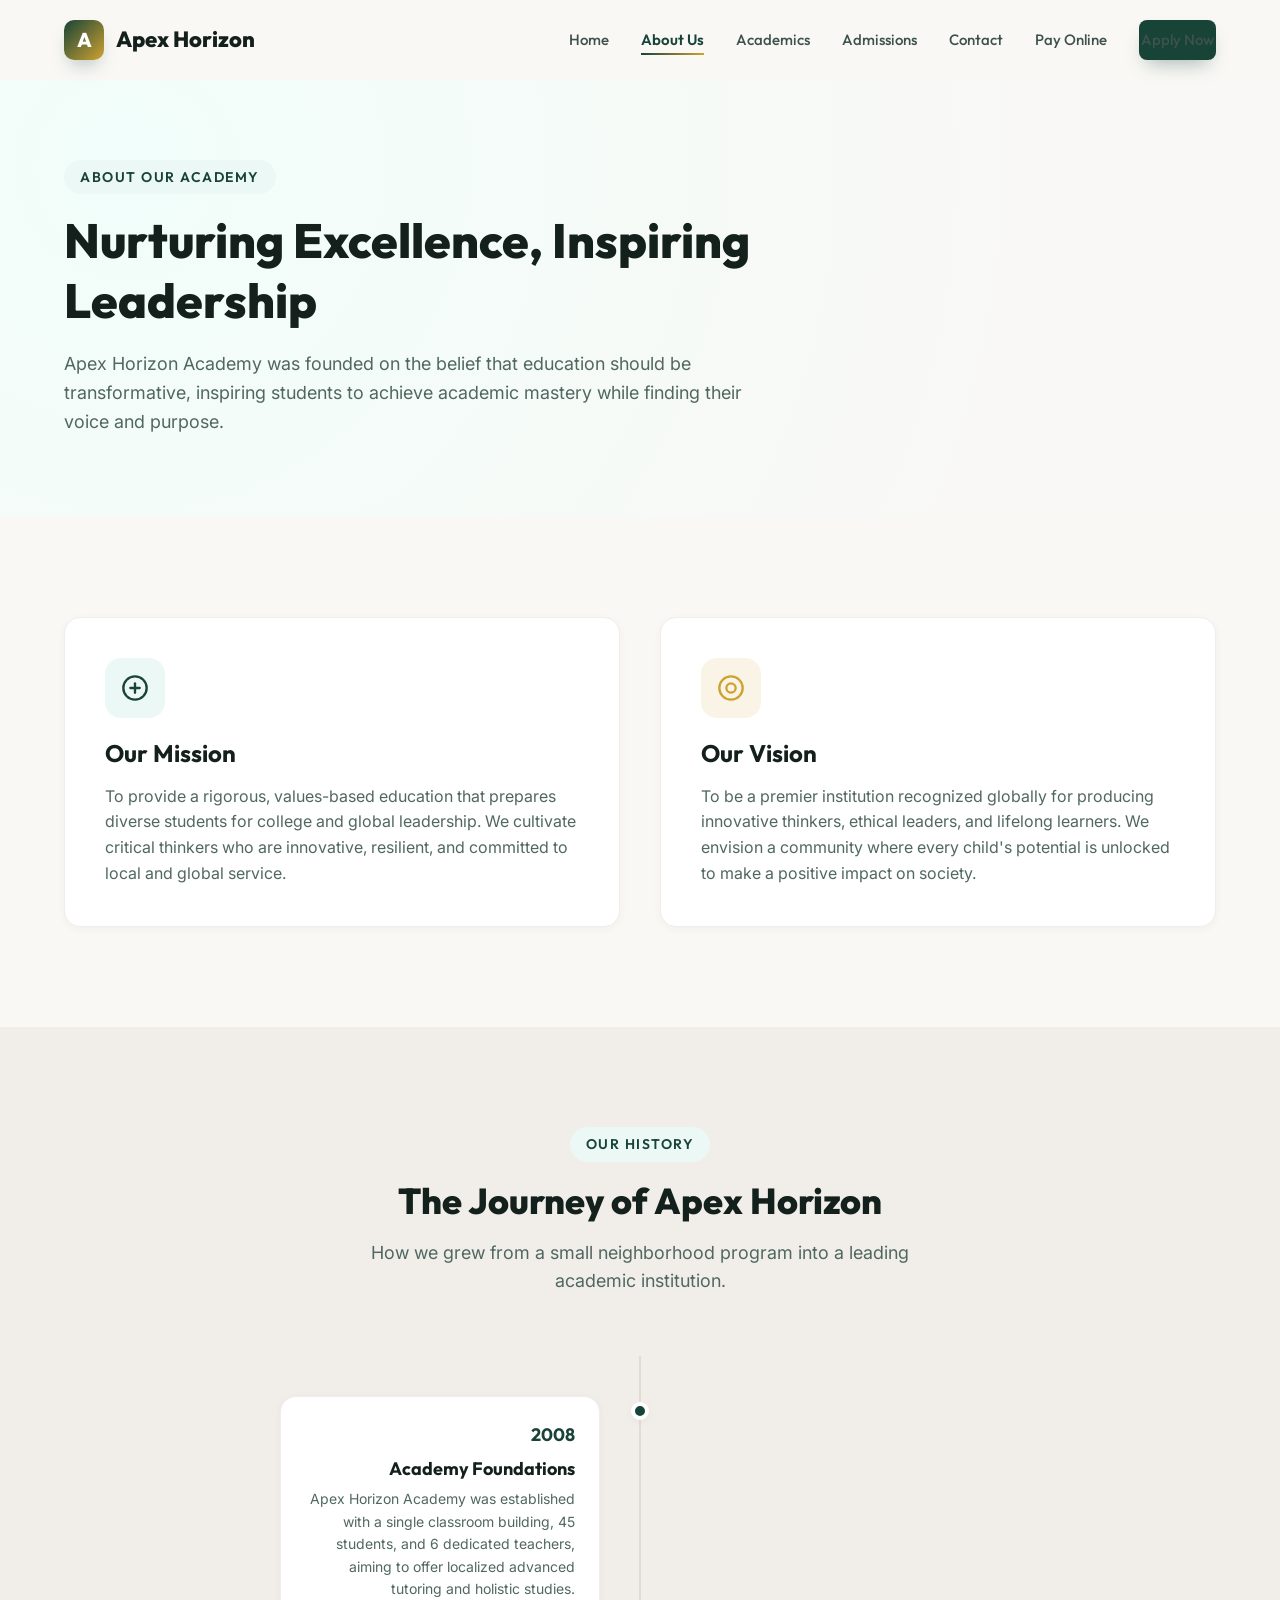
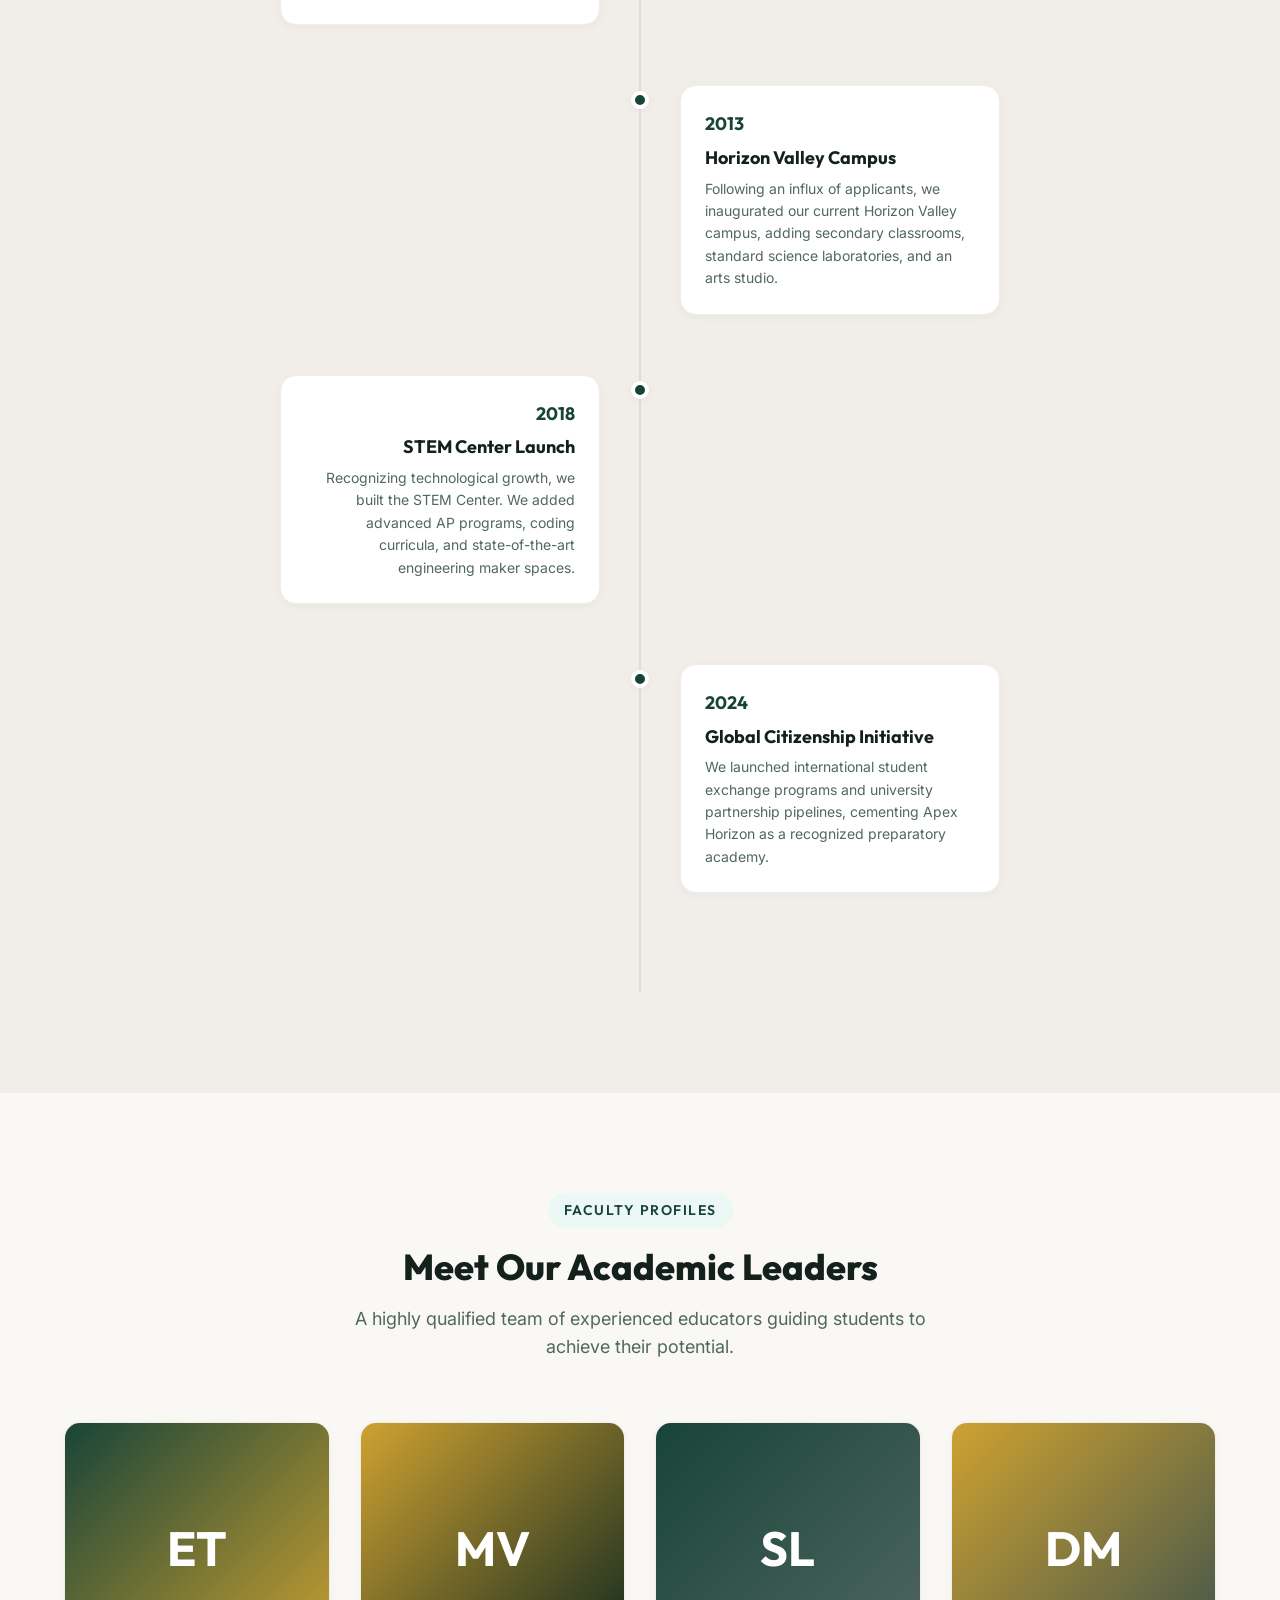
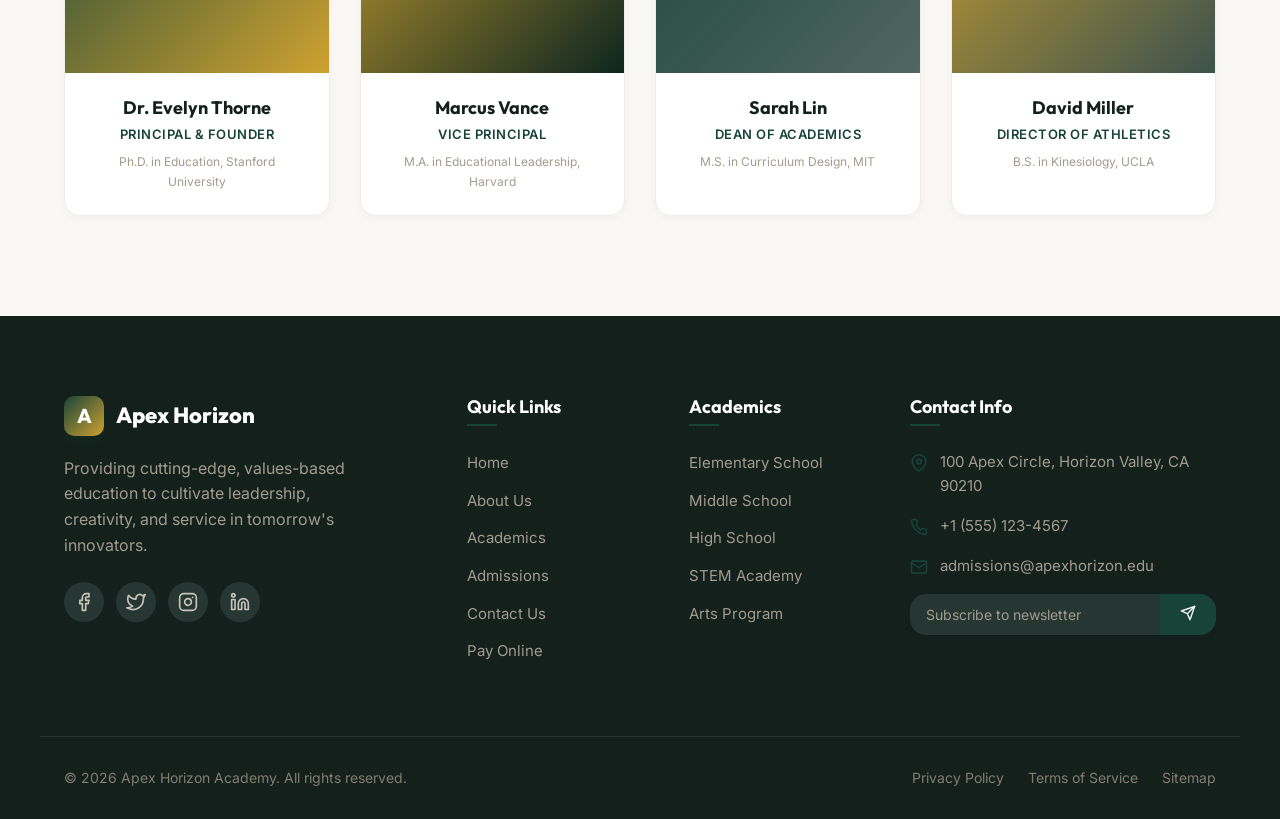
<file: about.html>
<!DOCTYPE html>
<html lang="en">
<head>
  <meta charset="UTF-8">
  <meta name="viewport" content="width=device-width, initial-scale=1.0">
  <title>About Us | Apex Horizon Academy</title>
  <meta name="description" content="Discover the history, mission, vision, and leadership of Apex Horizon Academy. Nurturing excellence and integrity since 2008.">
  <link rel="stylesheet" href="style.css">
  <script defer src="main.js"></script>
</head>
<body>

  <!-- Header Navigation -->
  <header>
    <div class="container header-container">
      <a href="index.html" class="logo" id="header-logo-link">
        <div class="logo-icon">A</div>
        <span>Apex Horizon</span>
      </a>
      
      <button class="mobile-toggle" aria-label="Toggle Navigation" id="nav-toggle-btn">
        <span></span>
        <span></span>
        <span></span>
      </button>

      <ul class="nav-links" id="navigation-menu">
        <li><a href="index.html" id="nav-home">Home</a></li>
        <li><a href="about.html" class="active" id="nav-about">About Us</a></li>
        <li><a href="academics.html" id="nav-academics">Academics</a></li>
        <li><a href="admissions.html" id="nav-admissions">Admissions</a></li>
        <li><a href="contact.html" id="nav-contact">Contact</a></li>
        <li><a href="pay.html" id="nav-pay">Pay Online</a></li>
        <li><a href="admissions.html" class="btn btn-primary btn-sm" id="nav-apply-btn">Apply Now</a></li>
      </ul>
    </div>
  </header>

  <main style="padding-top: var(--header-height);">
    <!-- Sub-Hero Section -->
    <section class="section" style="background: radial-gradient(circle at 10% 20%, hsl(var(--primary-hue), 82%, 97%) 0%, var(--slate-50) 80%); padding: 80px 0;">
      <div class="container">
        <div class="fade-in" style="max-width: 700px;">
          <span class="section-tag">About Our Academy</span>
          <h1 class="section-title" style="font-size: 48px; margin-bottom: 20px;">Nurturing Excellence, Inspiring Leadership</h1>
          <p class="section-subtitle" style="font-size: 18px;">Apex Horizon Academy was founded on the belief that education should be transformative, inspiring students to achieve academic mastery while finding their voice and purpose.</p>
        </div>
      </div>
    </section>

    <!-- Mission & Vision Section -->
    <section class="section">
      <div class="container grid-2">
        <div class="card fade-in" style="background-color: var(--white);">
          <div class="pillar-icon" style="background-color: var(--primary-light); color: var(--primary); margin-bottom: 20px;">
            <svg xmlns="http://www.w3.org/2000/svg" width="28" height="28" viewBox="0 0 24 24" fill="none" stroke="currentColor" stroke-width="2" stroke-linecap="round" stroke-linejoin="round"><path d="M12 22c5.523 0 10-4.477 10-10S17.523 2 12 2 2 6.477 2 12s4.477 10 10 10z"/><path d="M12 8v8"/><path d="M8 12h8"/></svg>
          </div>
          <h2 class="pillar-title" style="font-size: 24px;">Our Mission</h2>
          <p style="color: var(--slate-600);">To provide a rigorous, values-based education that prepares diverse students for college and global leadership. We cultivate critical thinkers who are innovative, resilient, and committed to local and global service.</p>
        </div>

        <div class="card fade-in delay-100" style="background-color: var(--white);">
          <div class="pillar-icon" style="background-color: var(--accent-light); color: var(--accent); margin-bottom: 20px;">
            <svg xmlns="http://www.w3.org/2000/svg" width="28" height="28" viewBox="0 0 24 24" fill="none" stroke="currentColor" stroke-width="2" stroke-linecap="round" stroke-linejoin="round"><circle cx="12" cy="12" r="10"/><path d="M12 8a4 4 0 1 0 0 8 4 4 0 0 0 0-8z"/></svg>
          </div>
          <h2 class="pillar-title" style="font-size: 24px;">Our Vision</h2>
          <p style="color: var(--slate-600);">To be a premier institution recognized globally for producing innovative thinkers, ethical leaders, and lifelong learners. We envision a community where every child's potential is unlocked to make a positive impact on society.</p>
        </div>
      </div>
    </section>

    <!-- History Timeline Section -->
    <section class="section" style="background-color: var(--slate-100);">
      <div class="container">
        <div class="section-header fade-in">
          <span class="section-tag">Our History</span>
          <h2 class="section-title">The Journey of Apex Horizon</h2>
          <p class="section-subtitle">How we grew from a small neighborhood program into a leading academic institution.</p>
        </div>

        <div class="timeline">
          <!-- Timeline Item 1 -->
          <div class="timeline-item fade-in">
            <div class="timeline-dot"></div>
            <div class="timeline-content">
              <div class="timeline-date">2008</div>
              <h3 class="timeline-title">Academy Foundations</h3>
              <p style="color: var(--slate-600); font-size: 14px;">Apex Horizon Academy was established with a single classroom building, 45 students, and 6 dedicated teachers, aiming to offer localized advanced tutoring and holistic studies.</p>
            </div>
          </div>

          <!-- Timeline Item 2 -->
          <div class="timeline-item fade-in">
            <div class="timeline-dot"></div>
            <div class="timeline-content">
              <div class="timeline-date">2013</div>
              <h3 class="timeline-title">Horizon Valley Campus</h3>
              <p style="color: var(--slate-600); font-size: 14px;">Following an influx of applicants, we inaugurated our current Horizon Valley campus, adding secondary classrooms, standard science laboratories, and an arts studio.</p>
            </div>
          </div>

          <!-- Timeline Item 3 -->
          <div class="timeline-item fade-in">
            <div class="timeline-dot"></div>
            <div class="timeline-content">
              <div class="timeline-date">2018</div>
              <h3 class="timeline-title">STEM Center Launch</h3>
              <p style="color: var(--slate-600); font-size: 14px;">Recognizing technological growth, we built the STEM Center. We added advanced AP programs, coding curricula, and state-of-the-art engineering maker spaces.</p>
            </div>
          </div>

          <!-- Timeline Item 4 -->
          <div class="timeline-item fade-in">
            <div class="timeline-dot"></div>
            <div class="timeline-content">
              <div class="timeline-date">2024</div>
              <h3 class="timeline-title">Global Citizenship Initiative</h3>
              <p style="color: var(--slate-600); font-size: 14px;">We launched international student exchange programs and university partnership pipelines, cementing Apex Horizon as a recognized preparatory academy.</p>
            </div>
          </div>
        </div>
      </div>
    </section>

    <!-- Leadership / Faculty Section -->
    <section class="section">
      <div class="container">
        <div class="section-header fade-in">
          <span class="section-tag">Faculty Profiles</span>
          <h2 class="section-title">Meet Our Academic Leaders</h2>
          <p class="section-subtitle">A highly qualified team of experienced educators guiding students to achieve their potential.</p>
        </div>

        <div class="faculty-grid">
          <!-- Leader 1 -->
          <div class="faculty-card fade-in">
            <div class="faculty-photo" style="background: linear-gradient(135deg, var(--primary), var(--accent)); display: flex; align-items: center; justify-content: center; color: var(--white); font-family: var(--font-title); font-size: 48px; font-weight: 700;">
              ET
            </div>
            <div class="faculty-info">
              <h3 class="faculty-name">Dr. Evelyn Thorne</h3>
              <div class="faculty-role">Principal & Founder</div>
              <div class="faculty-credentials">Ph.D. in Education, Stanford University</div>
            </div>
          </div>

          <!-- Leader 2 -->
          <div class="faculty-card fade-in delay-100">
            <div class="faculty-photo" style="background: linear-gradient(135deg, var(--accent), var(--primary-dark)); display: flex; align-items: center; justify-content: center; color: var(--white); font-family: var(--font-title); font-size: 48px; font-weight: 700;">
              MV
            </div>
            <div class="faculty-info">
              <h3 class="faculty-name">Marcus Vance</h3>
              <div class="faculty-role">Vice Principal</div>
              <div class="faculty-credentials">M.A. in Educational Leadership, Harvard</div>
            </div>
          </div>

          <!-- Leader 3 -->
          <div class="faculty-card fade-in delay-200">
            <div class="faculty-photo" style="background: linear-gradient(135deg, var(--primary), var(--slate-600)); display: flex; align-items: center; justify-content: center; color: var(--white); font-family: var(--font-title); font-size: 48px; font-weight: 700;">
              SL
            </div>
            <div class="faculty-info">
              <h3 class="faculty-name">Sarah Lin</h3>
              <div class="faculty-role">Dean of Academics</div>
              <div class="faculty-credentials">M.S. in Curriculum Design, MIT</div>
            </div>
          </div>

          <!-- Leader 4 -->
          <div class="faculty-card fade-in delay-300">
            <div class="faculty-photo" style="background: linear-gradient(135deg, var(--accent), var(--slate-700)); display: flex; align-items: center; justify-content: center; color: var(--white); font-family: var(--font-title); font-size: 48px; font-weight: 700;">
              DM
            </div>
            <div class="faculty-info">
              <h3 class="faculty-name">David Miller</h3>
              <div class="faculty-role">Director of Athletics</div>
              <div class="faculty-credentials">B.S. in Kinesiology, UCLA</div>
            </div>
          </div>
        </div>
      </div>
    </section>
  </main>

  <!-- Footer Section -->
  <footer>
    <div class="container footer-grid">
      <div class="footer-brand">
        <a href="index.html" class="logo" id="footer-logo-link">
          <div class="logo-icon">A</div>
          <span>Apex Horizon</span>
        </a>
        <p>Providing cutting-edge, values-based education to cultivate leadership, creativity, and service in tomorrow's innovators.</p>
        <div class="social-links">
          <a href="#" class="social-btn" aria-label="Facebook">
            <svg xmlns="http://www.w3.org/2000/svg" width="20" height="20" viewBox="0 0 24 24" fill="none" stroke="currentColor" stroke-width="2" stroke-linecap="round" stroke-linejoin="round"><path d="M18 2h-3a5 5 0 0 0-5 5v3H7v4h3v8h4v-8h3l1-4h-4V7a1 1 0 0 1 1-1h3z"/></svg>
          </a>
          <a href="#" class="social-btn" aria-label="Twitter">
            <svg xmlns="http://www.w3.org/2000/svg" width="20" height="20" viewBox="0 0 24 24" fill="none" stroke="currentColor" stroke-width="2" stroke-linecap="round" stroke-linejoin="round"><path d="M23 3a10.9 10.9 0 0 1-3.14 1.53 4.48 4.48 0 0 0-7.86 3v1A10.66 10.66 0 0 1 3 4s-4 9 5 13a11.64 11.64 0 0 1-7 2c9 5 20 0 20-11.5a4.5 4.5 0 0 0-.08-.83A7.72 7.72 0 0 0 23 3z"/></svg>
          </a>
          <a href="#" class="social-btn" aria-label="Instagram">
            <svg xmlns="http://www.w3.org/2000/svg" width="20" height="20" viewBox="0 0 24 24" fill="none" stroke="currentColor" stroke-width="2" stroke-linecap="round" stroke-linejoin="round"><rect x="2" y="2" width="20" height="20" rx="5" ry="5"/><path d="M16 11.37A4 4 0 1 1 12.63 8 4 4 0 0 1 16 11.37z"/><line x1="17.5" y1="6.5" x2="17.51" y2="6.5"/></svg>
          </a>
          <a href="#" class="social-btn" aria-label="LinkedIn">
            <svg xmlns="http://www.w3.org/2000/svg" width="20" height="20" viewBox="0 0 24 24" fill="none" stroke="currentColor" stroke-width="2" stroke-linecap="round" stroke-linejoin="round"><path d="M16 8a6 6 0 0 1 6 6v7h-4v-7a2 2 0 0 0-2-2 2 2 0 0 0-2 2v7h-4v-7a6 6 0 0 1 6-6z"/><rect x="2" y="9" width="4" height="12"/><circle cx="4" cy="4" r="2"/></svg>
          </a>
        </div>
      </div>

      <div>
        <h4 class="footer-title">Quick Links</h4>
        <ul class="footer-links">
          <li><a href="index.html">Home</a></li>
          <li><a href="about.html">About Us</a></li>
          <li><a href="academics.html">Academics</a></li>
          <li><a href="admissions.html">Admissions</a></li>
          <li><a href="contact.html">Contact Us</a></li>
          <li><a href="pay.html">Pay Online</a></li>
        </ul>
      </div>

      <div>
        <h4 class="footer-title">Academics</h4>
        <ul class="footer-links">
          <li><a href="academics.html#elementary">Elementary School</a></li>
          <li><a href="academics.html#middle">Middle School</a></li>
          <li><a href="academics.html#high">High School</a></li>
          <li><a href="academics.html#stem">STEM Academy</a></li>
          <li><a href="academics.html#arts">Arts Program</a></li>
        </ul>
      </div>

      <div>
        <h4 class="footer-title">Contact Info</h4>
        <ul class="footer-contact">
          <li>
            <svg xmlns="http://www.w3.org/2000/svg" width="18" height="18" viewBox="0 0 24 24" fill="none" stroke="currentColor" stroke-width="2" stroke-linecap="round" stroke-linejoin="round"><path d="M21 10c0 7-9 13-9 13s-9-6-9-13a9 9 0 0 1 18 0z"/><circle cx="12" cy="10" r="3"/></svg>
            <span>100 Apex Circle, Horizon Valley, CA 90210</span>
          </li>
          <li>
            <svg xmlns="http://www.w3.org/2000/svg" width="18" height="18" viewBox="0 0 24 24" fill="none" stroke="currentColor" stroke-width="2" stroke-linecap="round" stroke-linejoin="round"><path d="M22 16.92v3a2 2 0 0 1-2.18 2 19.79 19.79 0 0 1-8.63-3.07 19.5 19.5 0 0 1-6-6 19.79 19.79 0 0 1-3.07-8.67A2 2 0 0 1 4.11 2h3a2 2 0 0 1 2 1.72 12.84 12.84 0 0 0 .7 2.81 2 2 0 0 1-.45 2.11L8.09 9.91a16 16 0 0 0 6 6l1.27-1.27a2 2 0 0 1 2.11-.45 12.84 12.84 0 0 0 2.81.7A2 2 0 0 1 22 16.92z"/></svg>
            <span>+1 (555) 123-4567</span>
          </li>
          <li>
            <svg xmlns="http://www.w3.org/2000/svg" width="18" height="18" viewBox="0 0 24 24" fill="none" stroke="currentColor" stroke-width="2" stroke-linecap="round" stroke-linejoin="round"><path d="M4 4h16c1.1 0 2 .9 2 2v12c0 1.1-.9 2-2 2H4c-1.1 0-2-.9-2-2V6c0-1.1.9-2 2-2z"/><polyline points="22,6 12,13 2,6"/></svg>
            <span>admissions@apexhorizon.edu</span>
          </li>
        </ul>
        <form class="newsletter-form" id="newsletter-form-footer">
          <input type="email" placeholder="Subscribe to newsletter" aria-label="Email Address" required>
          <button type="submit" aria-label="Subscribe">
            <svg xmlns="http://www.w3.org/2000/svg" width="16" height="16" viewBox="0 0 24 24" fill="none" stroke="currentColor" stroke-width="2" stroke-linecap="round" stroke-linejoin="round"><line x1="22" y1="2" x2="11" y2="13"/><polygon points="22 2 15 22 11 13 2 9 22 2"/></svg>
          </button>
        </form>
      </div>
    </div>

    <div class="container footer-bottom">
      <div>&copy; 2026 Apex Horizon Academy. All rights reserved.</div>
      <div class="footer-bottom-links">
        <a href="#">Privacy Policy</a>
        <a href="#">Terms of Service</a>
        <a href="#">Sitemap</a>
      </div>
    </div>
  </footer>

</body>
</html>
</file>
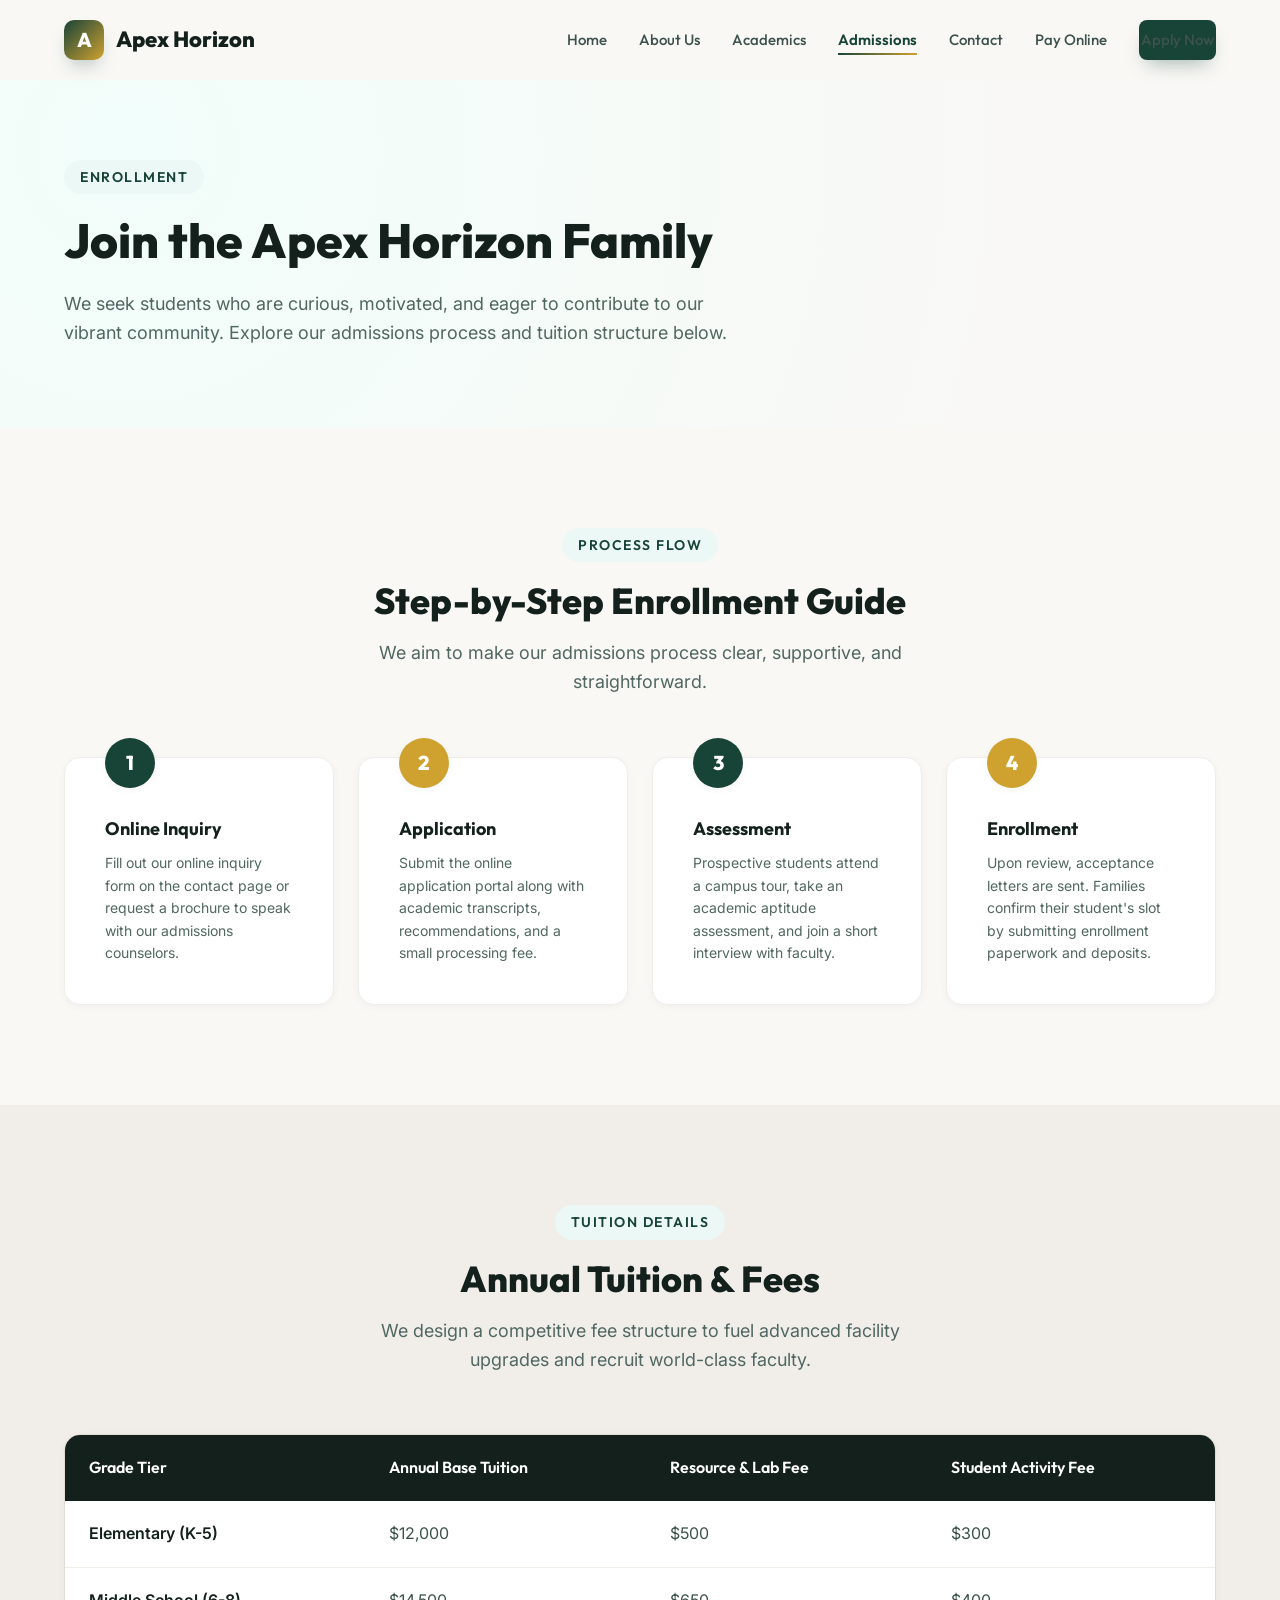
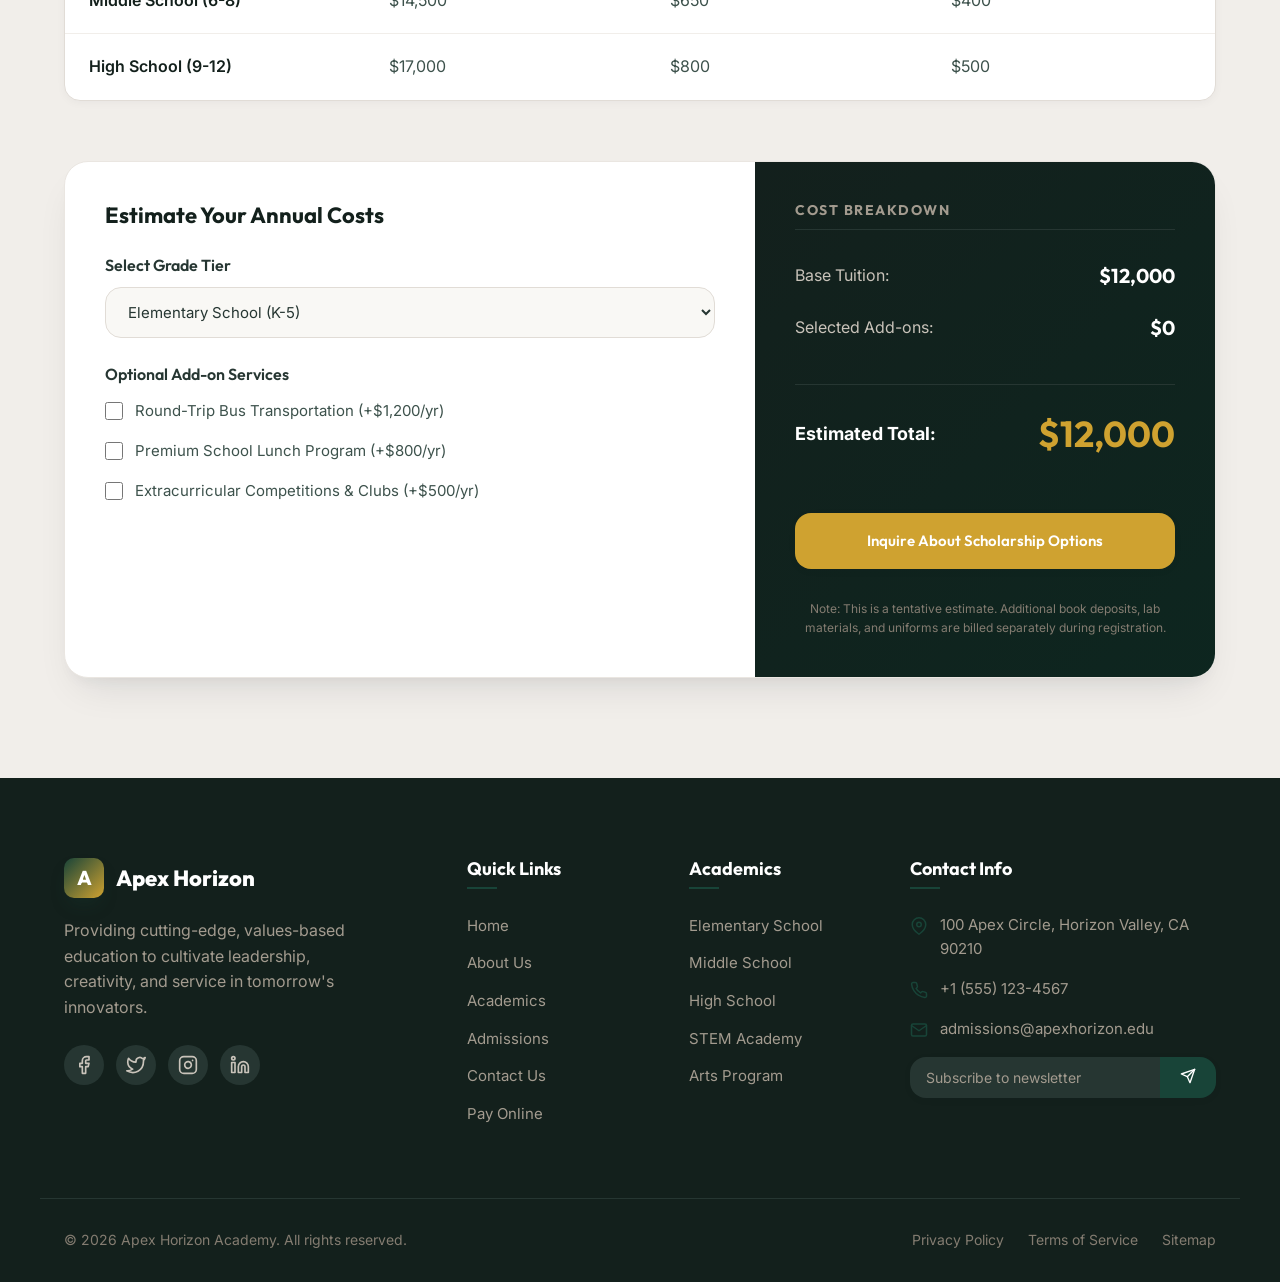
<file: admissions.html>
<!DOCTYPE html>
<html lang="en">
<head>
  <meta charset="UTF-8">
  <meta name="viewport" content="width=device-width, initial-scale=1.0">
  <title>Admissions & Tuition | Apex Horizon Academy</title>
  <meta name="description" content="Learn about our step-by-step enrollment process, fee structure, and estimate costs with our interactive Tuition Fee Calculator.">
  <link rel="stylesheet" href="style.css">
  <script defer src="main.js"></script>
</head>
<body>

  <!-- Header Navigation -->
  <header>
    <div class="container header-container">
      <a href="index.html" class="logo" id="header-logo-link">
        <div class="logo-icon">A</div>
        <span>Apex Horizon</span>
      </a>
      
      <button class="mobile-toggle" aria-label="Toggle Navigation" id="nav-toggle-btn">
        <span></span>
        <span></span>
        <span></span>
      </button>

      <ul class="nav-links" id="navigation-menu">
        <li><a href="index.html" id="nav-home">Home</a></li>
        <li><a href="about.html" id="nav-about">About Us</a></li>
        <li><a href="academics.html" id="nav-academics">Academics</a></li>
        <li><a href="admissions.html" class="active" id="nav-admissions">Admissions</a></li>
        <li><a href="contact.html" id="nav-contact">Contact</a></li>
        <li><a href="pay.html" id="nav-pay">Pay Online</a></li>
        <li><a href="admissions.html" class="btn btn-primary btn-sm" id="nav-apply-btn">Apply Now</a></li>
      </ul>
    </div>
  </header>

  <main style="padding-top: var(--header-height);">
    <!-- Sub-Hero Section -->
    <section class="section" style="background: radial-gradient(circle at 10% 20%, hsl(var(--primary-hue), 82%, 97%) 0%, var(--slate-50) 80%); padding: 80px 0;">
      <div class="container">
        <div class="fade-in" style="max-width: 700px;">
          <span class="section-tag">Enrollment</span>
          <h1 class="section-title" style="font-size: 48px; margin-bottom: 20px;">Join the Apex Horizon Family</h1>
          <p class="section-subtitle" style="font-size: 18px;">We seek students who are curious, motivated, and eager to contribute to our vibrant community. Explore our admissions process and tuition structure below.</p>
        </div>
      </div>
    </section>

    <!-- Admissions Steps Section -->
    <section class="section">
      <div class="container">
        <div class="section-header fade-in">
          <span class="section-tag">Process Flow</span>
          <h2 class="section-title">Step-by-Step Enrollment Guide</h2>
          <p class="section-subtitle">We aim to make our admissions process clear, supportive, and straightforward.</p>
        </div>

        <div class="grid-4">
          <!-- Step 1 -->
          <div class="card fade-in" style="position: relative; padding-top: 60px;">
            <div style="position: absolute; top: -20px; left: 40px; width: 50px; height: 50px; border-radius: 50%; background-color: var(--primary); color: var(--white); display: flex; align-items: center; justify-content: center; font-family: var(--font-title); font-size: 20px; font-weight: 800; box-shadow: var(--shadow-sm);">1</div>
            <h3 style="margin-bottom: 12px; font-size: 18px;">Online Inquiry</h3>
            <p style="color: var(--slate-600); font-size: 14px;">Fill out our online inquiry form on the contact page or request a brochure to speak with our admissions counselors.</p>
          </div>

          <!-- Step 2 -->
          <div class="card fade-in delay-100" style="position: relative; padding-top: 60px;">
            <div style="position: absolute; top: -20px; left: 40px; width: 50px; height: 50px; border-radius: 50%; background-color: var(--accent); color: var(--white); display: flex; align-items: center; justify-content: center; font-family: var(--font-title); font-size: 20px; font-weight: 800; box-shadow: var(--shadow-sm);">2</div>
            <h3 style="margin-bottom: 12px; font-size: 18px;">Application</h3>
            <p style="color: var(--slate-600); font-size: 14px;">Submit the online application portal along with academic transcripts, recommendations, and a small processing fee.</p>
          </div>

          <!-- Step 3 -->
          <div class="card fade-in delay-200" style="position: relative; padding-top: 60px;">
            <div style="position: absolute; top: -20px; left: 40px; width: 50px; height: 50px; border-radius: 50%; background-color: var(--primary); color: var(--white); display: flex; align-items: center; justify-content: center; font-family: var(--font-title); font-size: 20px; font-weight: 800; box-shadow: var(--shadow-sm);">3</div>
            <h3 style="margin-bottom: 12px; font-size: 18px;">Assessment</h3>
            <p style="color: var(--slate-600); font-size: 14px;">Prospective students attend a campus tour, take an academic aptitude assessment, and join a short interview with faculty.</p>
          </div>

          <!-- Step 4 -->
          <div class="card fade-in delay-300" style="position: relative; padding-top: 60px;">
            <div style="position: absolute; top: -20px; left: 40px; width: 50px; height: 50px; border-radius: 50%; background-color: var(--accent); color: var(--white); display: flex; align-items: center; justify-content: center; font-family: var(--font-title); font-size: 20px; font-weight: 800; box-shadow: var(--shadow-sm);">4</div>
            <h3 style="margin-bottom: 12px; font-size: 18px;">Enrollment</h3>
            <p style="color: var(--slate-600); font-size: 14px;">Upon review, acceptance letters are sent. Families confirm their student's slot by submitting enrollment paperwork and deposits.</p>
          </div>
        </div>
      </div>
    </section>

    <!-- Fee Structure Section -->
    <section class="section" style="background-color: var(--slate-100);">
      <div class="container">
        <div class="section-header fade-in">
          <span class="section-tag">Tuition Details</span>
          <h2 class="section-title">Annual Tuition & Fees</h2>
          <p class="section-subtitle">We design a competitive fee structure to fuel advanced facility upgrades and recruit world-class faculty.</p>
        </div>

        <div class="fade-in" style="overflow-x: auto; background-color: var(--white); border-radius: var(--radius-md); box-shadow: var(--shadow-sm); border: 1px solid var(--slate-200); margin-bottom: 60px;">
          <table style="width: 100%; border-collapse: collapse; min-width: 600px; text-align: left;">
            <thead>
              <tr style="background-color: var(--slate-900); color: var(--white);">
                <th style="padding: 20px 24px; font-family: var(--font-title); font-weight: 600;">Grade Tier</th>
                <th style="padding: 20px 24px; font-family: var(--font-title); font-weight: 600;">Annual Base Tuition</th>
                <th style="padding: 20px 24px; font-family: var(--font-title); font-weight: 600;">Resource & Lab Fee</th>
                <th style="padding: 20px 24px; font-family: var(--font-title); font-weight: 600;">Student Activity Fee</th>
              </tr>
            </thead>
            <tbody>
              <tr style="border-bottom: 1px solid var(--slate-100);">
                <td style="padding: 20px 24px; font-weight: 600; color: var(--slate-900);">Elementary (K-5)</td>
                <td style="padding: 20px 24px;">$12,000</td>
                <td style="padding: 20px 24px;">$500</td>
                <td style="padding: 20px 24px;">$300</td>
              </tr>
              <tr style="border-bottom: 1px solid var(--slate-100);">
                <td style="padding: 20px 24px; font-weight: 600; color: var(--slate-900);">Middle School (6-8)</td>
                <td style="padding: 20px 24px;">$14,500</td>
                <td style="padding: 20px 24px;">$650</td>
                <td style="padding: 20px 24px;">$400</td>
              </tr>
              <tr>
                <td style="padding: 20px 24px; font-weight: 600; color: var(--slate-900);">High School (9-12)</td>
                <td style="padding: 20px 24px;">$17,000</td>
                <td style="padding: 20px 24px;">$800</td>
                <td style="padding: 20px 24px;">$500</td>
              </tr>
            </tbody>
          </table>
        </div>

        <!-- Interactive Fee Calculator Wrapper -->
        <div class="calc-wrapper fade-in">
          <!-- Left side: Inputs -->
          <div class="calc-form">
            <h3 style="margin-bottom: 24px; font-size: 22px;">Estimate Your Annual Costs</h3>
            
            <div class="form-group">
              <label for="calc-grade" class="form-label">Select Grade Tier</label>
              <select id="calc-grade" class="form-select">
                <option value="elementary" selected>Elementary School (K-5)</option>
                <option value="middle">Middle School (6-8)</option>
                <option value="high">High School (9-12)</option>
              </select>
            </div>

            <div class="form-group">
              <span class="form-label">Optional Add-on Services</span>
              <div class="checkbox-group">
                <label class="checkbox-label">
                  <input type="checkbox" class="calc-service" data-cost="1200" id="cb-transport">
                  <span>Round-Trip Bus Transportation (+$1,200/yr)</span>
                </label>
                <label class="checkbox-label">
                  <input type="checkbox" class="calc-service" data-cost="800" id="cb-lunch">
                  <span>Premium School Lunch Program (+$800/yr)</span>
                </label>
                <label class="checkbox-label">
                  <input type="checkbox" class="calc-service" data-cost="500" id="cb-extracurric">
                  <span>Extracurricular Competitions & Clubs (+$500/yr)</span>
                </label>
              </div>
            </div>
          </div>

          <!-- Right side: Outputs -->
          <div class="calc-result">
            <h4 class="calc-res-title">Cost Breakdown</h4>
            
            <div class="fee-row">
              <span class="fee-label">Base Tuition:</span>
              <span class="fee-val" id="base-fee-val">$12,000</span>
            </div>

            <div class="fee-row">
              <span class="fee-label">Selected Add-ons:</span>
              <span class="fee-val" id="services-fee-val">$0</span>
            </div>

            <div class="fee-row fee-total">
              <span class="fee-label">Estimated Total:</span>
              <span class="fee-val" id="total-fee-val">$12,000</span>
            </div>
            
            <a href="contact.html" class="btn btn-accent" id="calc-cta-inquire" style="margin-top: 30px; width: 100%;">Inquire About Scholarship Options</a>
            <p class="calc-note">Note: This is a tentative estimate. Additional book deposits, lab materials, and uniforms are billed separately during registration.</p>
          </div>
        </div>
      </div>
    </section>
  </main>

  <!-- Footer Section -->
  <footer>
    <div class="container footer-grid">
      <div class="footer-brand">
        <a href="index.html" class="logo" id="footer-logo-link">
          <div class="logo-icon">A</div>
          <span>Apex Horizon</span>
        </a>
        <p>Providing cutting-edge, values-based education to cultivate leadership, creativity, and service in tomorrow's innovators.</p>
        <div class="social-links">
          <a href="#" class="social-btn" aria-label="Facebook">
            <svg xmlns="http://www.w3.org/2000/svg" width="20" height="20" viewBox="0 0 24 24" fill="none" stroke="currentColor" stroke-width="2" stroke-linecap="round" stroke-linejoin="round"><path d="M18 2h-3a5 5 0 0 0-5 5v3H7v4h3v8h4v-8h3l1-4h-4V7a1 1 0 0 1 1-1h3z"/></svg>
          </a>
          <a href="#" class="social-btn" aria-label="Twitter">
            <svg xmlns="http://www.w3.org/2000/svg" width="20" height="20" viewBox="0 0 24 24" fill="none" stroke="currentColor" stroke-width="2" stroke-linecap="round" stroke-linejoin="round"><path d="M23 3a10.9 10.9 0 0 1-3.14 1.53 4.48 4.48 0 0 0-7.86 3v1A10.66 10.66 0 0 1 3 4s-4 9 5 13a11.64 11.64 0 0 1-7 2c9 5 20 0 20-11.5a4.5 4.5 0 0 0-.08-.83A7.72 7.72 0 0 0 23 3z"/></svg>
          </a>
          <a href="#" class="social-btn" aria-label="Instagram">
            <svg xmlns="http://www.w3.org/2000/svg" width="20" height="20" viewBox="0 0 24 24" fill="none" stroke="currentColor" stroke-width="2" stroke-linecap="round" stroke-linejoin="round"><rect x="2" y="2" width="20" height="20" rx="5" ry="5"/><path d="M16 11.37A4 4 0 1 1 12.63 8 4 4 0 0 1 16 11.37z"/><line x1="17.5" y1="6.5" x2="17.51" y2="6.5"/></svg>
          </a>
          <a href="#" class="social-btn" aria-label="LinkedIn">
            <svg xmlns="http://www.w3.org/2000/svg" width="20" height="20" viewBox="0 0 24 24" fill="none" stroke="currentColor" stroke-width="2" stroke-linecap="round" stroke-linejoin="round"><path d="M16 8a6 6 0 0 1 6 6v7h-4v-7a2 2 0 0 0-2-2 2 2 0 0 0-2 2v7h-4v-7a6 6 0 0 1 6-6z"/><rect x="2" y="9" width="4" height="12"/><circle cx="4" cy="4" r="2"/></svg>
          </a>
        </div>
      </div>

      <div>
        <h4 class="footer-title">Quick Links</h4>
        <ul class="footer-links">
          <li><a href="index.html">Home</a></li>
          <li><a href="about.html">About Us</a></li>
          <li><a href="academics.html">Academics</a></li>
          <li><a href="admissions.html">Admissions</a></li>
          <li><a href="contact.html">Contact Us</a></li>
          <li><a href="pay.html">Pay Online</a></li>
        </ul>
      </div>

      <div>
        <h4 class="footer-title">Academics</h4>
        <ul class="footer-links">
          <li><a href="academics.html#elementary">Elementary School</a></li>
          <li><a href="academics.html#middle">Middle School</a></li>
          <li><a href="academics.html#high">High School</a></li>
          <li><a href="academics.html#stem">STEM Academy</a></li>
          <li><a href="academics.html#arts">Arts Program</a></li>
        </ul>
      </div>

      <div>
        <h4 class="footer-title">Contact Info</h4>
        <ul class="footer-contact">
          <li>
            <svg xmlns="http://www.w3.org/2000/svg" width="18" height="18" viewBox="0 0 24 24" fill="none" stroke="currentColor" stroke-width="2" stroke-linecap="round" stroke-linejoin="round"><path d="M21 10c0 7-9 13-9 13s-9-6-9-13a9 9 0 0 1 18 0z"/><circle cx="12" cy="10" r="3"/></svg>
            <span>100 Apex Circle, Horizon Valley, CA 90210</span>
          </li>
          <li>
            <svg xmlns="http://www.w3.org/2000/svg" width="18" height="18" viewBox="0 0 24 24" fill="none" stroke="currentColor" stroke-width="2" stroke-linecap="round" stroke-linejoin="round"><path d="M22 16.92v3a2 2 0 0 1-2.18 2 19.79 19.79 0 0 1-8.63-3.07 19.5 19.5 0 0 1-6-6 19.79 19.79 0 0 1-3.07-8.67A2 2 0 0 1 4.11 2h3a2 2 0 0 1 2 1.72 12.84 12.84 0 0 0 .7 2.81 2 2 0 0 1-.45 2.11L8.09 9.91a16 16 0 0 0 6 6l1.27-1.27a2 2 0 0 1 2.11-.45 12.84 12.84 0 0 0 2.81.7A2 2 0 0 1 22 16.92z"/></svg>
            <span>+1 (555) 123-4567</span>
          </li>
          <li>
            <svg xmlns="http://www.w3.org/2000/svg" width="18" height="18" viewBox="0 0 24 24" fill="none" stroke="currentColor" stroke-width="2" stroke-linecap="round" stroke-linejoin="round"><path d="M4 4h16c1.1 0 2 .9 2 2v12c0 1.1-.9 2-2 2H4c-1.1 0-2-.9-2-2V6c0-1.1.9-2 2-2z"/><polyline points="22,6 12,13 2,6"/></svg>
            <span>admissions@apexhorizon.edu</span>
          </li>
        </ul>
        <form class="newsletter-form" id="newsletter-form-footer">
          <input type="email" placeholder="Subscribe to newsletter" aria-label="Email Address" required>
          <button type="submit" aria-label="Subscribe">
            <svg xmlns="http://www.w3.org/2000/svg" width="16" height="16" viewBox="0 0 24 24" fill="none" stroke="currentColor" stroke-width="2" stroke-linecap="round" stroke-linejoin="round"><line x1="22" y1="2" x2="11" y2="13"/><polygon points="22 2 15 22 11 13 2 9 22 2"/></svg>
          </button>
        </form>
      </div>
    </div>

    <div class="container footer-bottom">
      <div>&copy; 2026 Apex Horizon Academy. All rights reserved.</div>
      <div class="footer-bottom-links">
        <a href="#">Privacy Policy</a>
        <a href="#">Terms of Service</a>
        <a href="#">Sitemap</a>
      </div>
    </div>
  </footer>

</body>
</html>
</file>
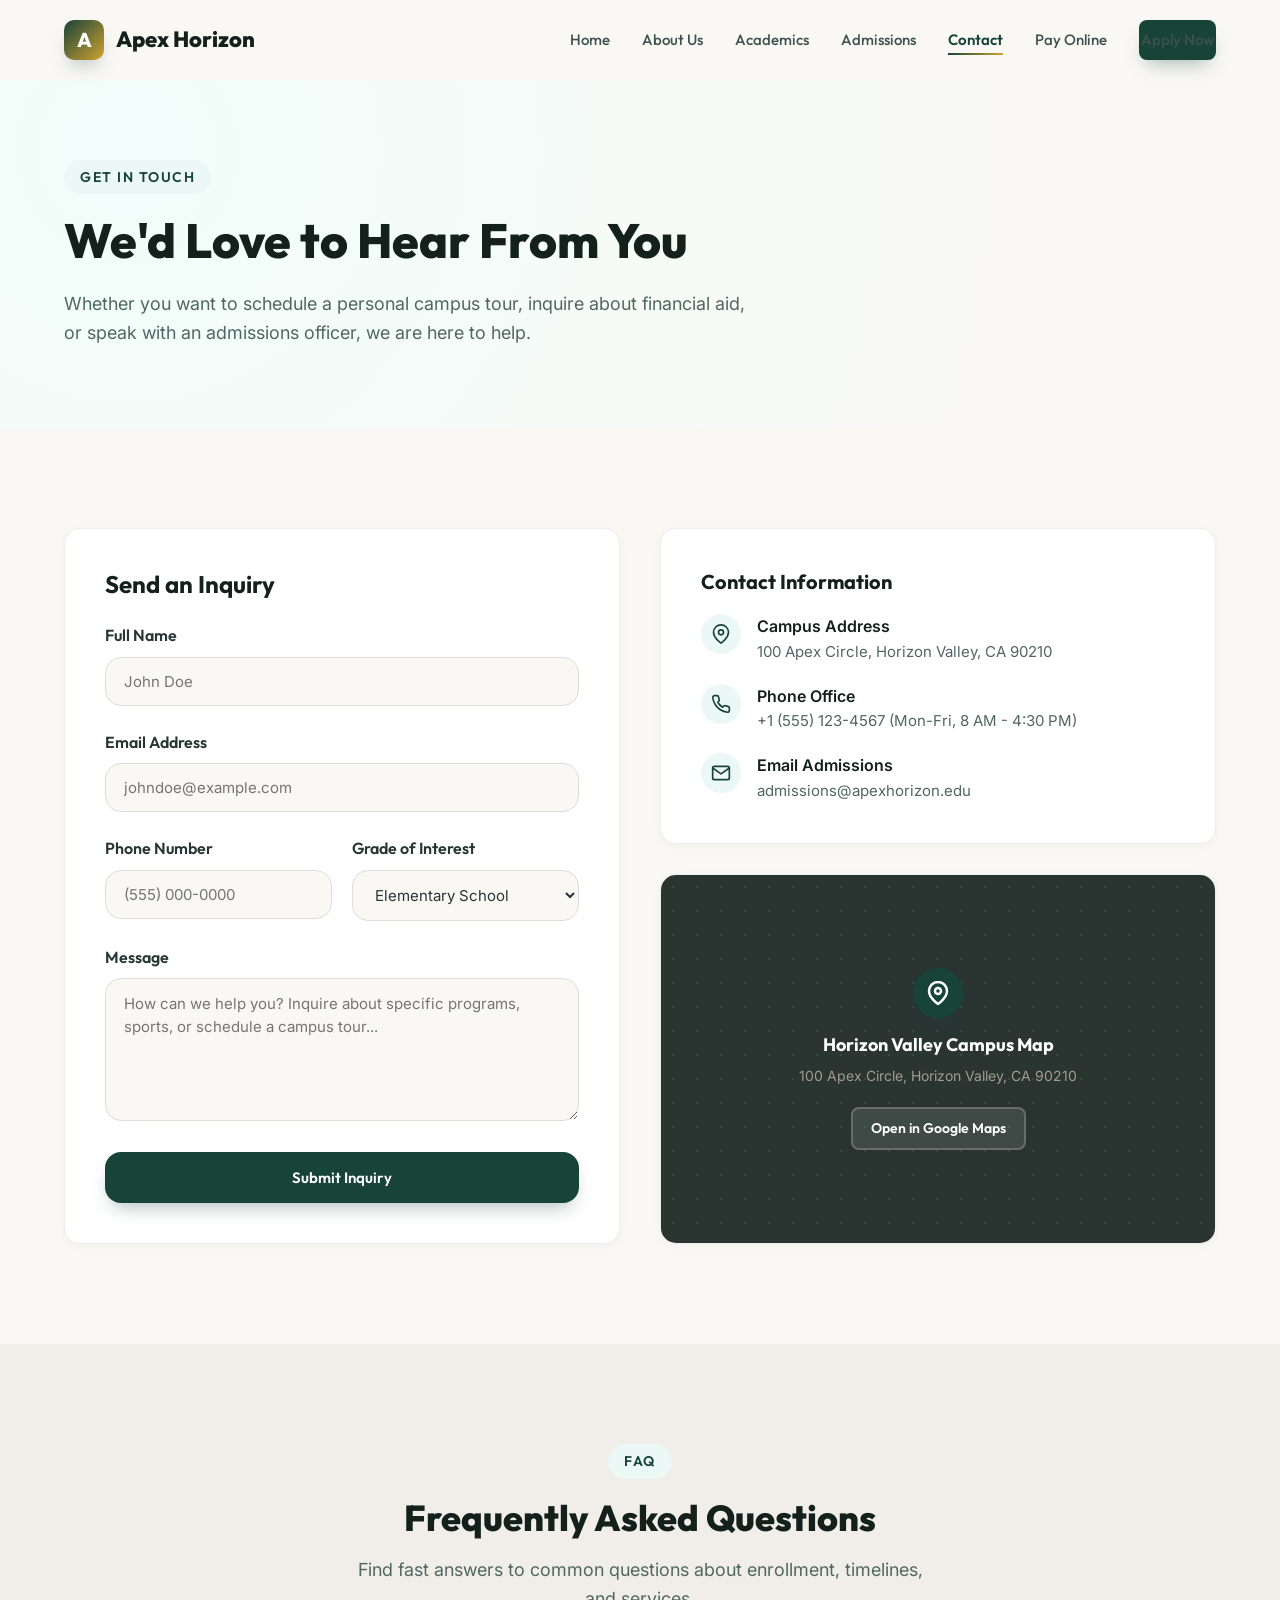
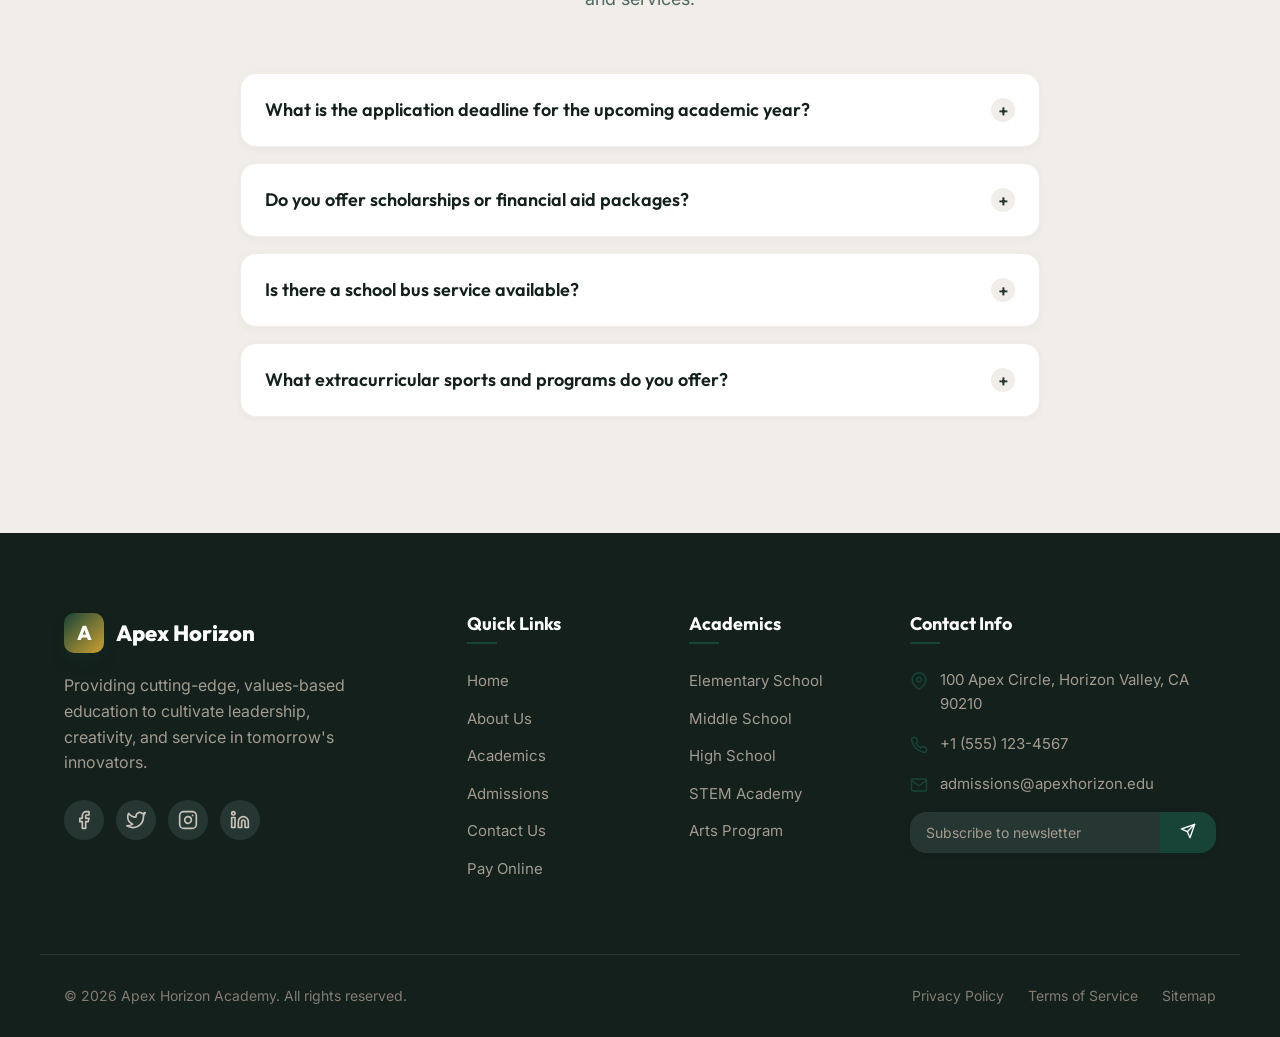
<file: contact.html>
<!DOCTYPE html>
<html lang="en">
<head>
  <meta charset="UTF-8">
  <meta name="viewport" content="width=device-width, initial-scale=1.0">
  <title>Contact Us | Apex Horizon Academy</title>
  <meta name="description" content="Get in touch with Apex Horizon Academy. Submit an inquiry, view our campus location and hours, or check our frequently asked questions.">
  <link rel="stylesheet" href="style.css">
  <script defer src="main.js"></script>
</head>
<body>

  <!-- Header Navigation -->
  <header>
    <div class="container header-container">
      <a href="index.html" class="logo" id="header-logo-link">
        <div class="logo-icon">A</div>
        <span>Apex Horizon</span>
      </a>
      
      <button class="mobile-toggle" aria-label="Toggle Navigation" id="nav-toggle-btn">
        <span></span>
        <span></span>
        <span></span>
      </button>

      <ul class="nav-links" id="navigation-menu">
        <li><a href="index.html" id="nav-home">Home</a></li>
        <li><a href="about.html" id="nav-about">About Us</a></li>
        <li><a href="academics.html" id="nav-academics">Academics</a></li>
        <li><a href="admissions.html" id="nav-admissions">Admissions</a></li>
        <li><a href="contact.html" class="active" id="nav-contact">Contact</a></li>
        <li><a href="pay.html" id="nav-pay">Pay Online</a></li>
        <li><a href="admissions.html" class="btn btn-primary btn-sm" id="nav-apply-btn">Apply Now</a></li>
      </ul>
    </div>
  </header>

  <main style="padding-top: var(--header-height);">
    <!-- Sub-Hero Section -->
    <section class="section" style="background: radial-gradient(circle at 10% 20%, hsl(var(--primary-hue), 82%, 97%) 0%, var(--slate-50) 80%); padding: 80px 0;">
      <div class="container">
        <div class="fade-in" style="max-width: 700px;">
          <span class="section-tag">Get In Touch</span>
          <h1 class="section-title" style="font-size: 48px; margin-bottom: 20px;">We'd Love to Hear From You</h1>
          <p class="section-subtitle" style="font-size: 18px;">Whether you want to schedule a personal campus tour, inquire about financial aid, or speak with an admissions officer, we are here to help.</p>
        </div>
      </div>
    </section>

    <!-- Contact Form & Details Grid -->
    <section class="section">
      <div class="container grid-2">
        <!-- Contact Form -->
        <div class="card fade-in" style="background-color: var(--white); padding: 40px;">
          <h2 style="margin-bottom: 24px; font-size: 24px;">Send an Inquiry</h2>
          <form id="contact-inquiry-form" onsubmit="event.preventDefault(); alert('Thank you! Your inquiry has been submitted. An admissions officer will contact you within 24-48 hours.'); this.reset();">
            <div class="form-group">
              <label for="contact-name" class="form-label">Full Name</label>
              <input type="text" id="contact-name" class="form-input" placeholder="John Doe" required>
            </div>
            
            <div class="form-group">
              <label for="contact-email" class="form-label">Email Address</label>
              <input type="email" id="contact-email" class="form-input" placeholder="johndoe@example.com" required>
            </div>

            <div class="grid-2" style="gap: 20px; margin-bottom: 0;">
              <div class="form-group">
                <label for="contact-phone" class="form-label">Phone Number</label>
                <input type="tel" id="contact-phone" class="form-input" placeholder="(555) 000-0000">
              </div>
              <div class="form-group">
                <label for="contact-program" class="form-label">Grade of Interest</label>
                <select id="contact-program" class="form-select">
                  <option value="elementary">Elementary School</option>
                  <option value="middle">Middle School</option>
                  <option value="high">High School</option>
                </select>
              </div>
            </div>

            <div class="form-group">
              <label for="contact-message" class="form-label">Message</label>
              <textarea id="contact-message" class="form-textarea" rows="5" placeholder="How can we help you? Inquire about specific programs, sports, or schedule a campus tour..." required></textarea>
            </div>

            <button type="submit" class="btn btn-primary" id="contact-submit-btn" style="width: 100%;">Submit Inquiry</button>
          </form>
        </div>

        <!-- Contact details and Map -->
        <div class="fade-in delay-200" style="display: flex; flex-direction: column; gap: 30px;">
          <div class="card" style="background-color: var(--white);">
            <h3 style="margin-bottom: 20px; font-size: 20px;">Contact Information</h3>
            <ul style="list-style: none; padding: 0;">
              <li style="display: flex; align-items: flex-start; gap: 16px; margin-bottom: 20px;">
                <div style="width: 40px; height: 40px; border-radius: 50%; background-color: var(--primary-light); color: var(--primary); display: flex; align-items: center; justify-content: center; flex-shrink: 0;">
                  <svg xmlns="http://www.w3.org/2000/svg" width="20" height="20" viewBox="0 0 24 24" fill="none" stroke="currentColor" stroke-width="2" stroke-linecap="round" stroke-linejoin="round"><path d="M21 10c0 7-9 13-9 13s-9-6-9-13a9 9 0 0 1 18 0z"/><circle cx="12" cy="10" r="3"/></svg>
                </div>
                <div>
                  <div style="font-weight: 600; color: var(--slate-900);">Campus Address</div>
                  <div style="color: var(--slate-600); font-size: 15px;">100 Apex Circle, Horizon Valley, CA 90210</div>
                </div>
              </li>

              <li style="display: flex; align-items: flex-start; gap: 16px; margin-bottom: 20px;">
                <div style="width: 40px; height: 40px; border-radius: 50%; background-color: var(--primary-light); color: var(--primary); display: flex; align-items: center; justify-content: center; flex-shrink: 0;">
                  <svg xmlns="http://www.w3.org/2000/svg" width="20" height="20" viewBox="0 0 24 24" fill="none" stroke="currentColor" stroke-width="2" stroke-linecap="round" stroke-linejoin="round"><path d="M22 16.92v3a2 2 0 0 1-2.18 2 19.79 19.79 0 0 1-8.63-3.07 19.5 19.5 0 0 1-6-6 19.79 19.79 0 0 1-3.07-8.67A2 2 0 0 1 4.11 2h3a2 2 0 0 1 2 1.72 12.84 12.84 0 0 0 .7 2.81 2 2 0 0 1-.45 2.11L8.09 9.91a16 16 0 0 0 6 6l1.27-1.27a2 2 0 0 1 2.11-.45 12.84 12.84 0 0 0 2.81.7A2 2 0 0 1 22 16.92z"/></svg>
                </div>
                <div>
                  <div style="font-weight: 600; color: var(--slate-900);">Phone Office</div>
                  <div style="color: var(--slate-600); font-size: 15px;">+1 (555) 123-4567 (Mon-Fri, 8 AM - 4:30 PM)</div>
                </div>
              </li>

              <li style="display: flex; align-items: flex-start; gap: 16px;">
                <div style="width: 40px; height: 40px; border-radius: 50%; background-color: var(--primary-light); color: var(--primary); display: flex; align-items: center; justify-content: center; flex-shrink: 0;">
                  <svg xmlns="http://www.w3.org/2000/svg" width="20" height="20" viewBox="0 0 24 24" fill="none" stroke="currentColor" stroke-width="2" stroke-linecap="round" stroke-linejoin="round"><path d="M4 4h16c1.1 0 2 .9 2 2v12c0 1.1-.9 2-2 2H4c-1.1 0-2-.9-2-2V6c0-1.1.9-2 2-2z"/><polyline points="22,6 12,13 2,6"/></svg>
                </div>
                <div>
                  <div style="font-weight: 600; color: var(--slate-900);">Email Admissions</div>
                  <div style="color: var(--slate-600); font-size: 15px;">admissions@apexhorizon.edu</div>
                </div>
              </li>
            </ul>
          </div>

          <!-- Styled Map Mockup -->
          <div class="card" style="padding: 15px; background: var(--white); flex-grow: 1; min-height: 250px; display: flex; flex-direction: column; overflow: hidden; position: relative;">
            <div style="position: absolute; inset: 0; background-color: var(--slate-900); background-image: radial-gradient(var(--slate-800) 1px, transparent 0); background-size: 24px 24px; opacity: 0.9;"></div>
            <div style="position: relative; z-index: 2; display: flex; flex-direction: column; height: 100%; justify-content: center; align-items: center; text-align: center; color: var(--white); padding: 30px;">
              <div style="width: 50px; height: 50px; border-radius: 50%; background: var(--primary); color: var(--white); display: flex; align-items: center; justify-content: center; font-size: 24px; box-shadow: var(--shadow-primary); margin-bottom: 16px; animation: float 3s ease-in-out infinite;">
                <svg xmlns="http://www.w3.org/2000/svg" width="24" height="24" viewBox="0 0 24 24" fill="none" stroke="currentColor" stroke-width="2.5" stroke-linecap="round" stroke-linejoin="round"><path d="M21 10c0 7-9 13-9 13s-9-6-9-13a9 9 0 0 1 18 0z"/><circle cx="12" cy="10" r="3"/></svg>
              </div>
              <h4 style="color: var(--white); font-size: 18px; margin-bottom: 8px;">Horizon Valley Campus Map</h4>
              <p style="color: var(--slate-400); font-size: 14px; max-width: 280px; margin-bottom: 20px;">100 Apex Circle, Horizon Valley, CA 90210</p>
              <a href="https://maps.google.com" target="_blank" class="btn btn-secondary btn-sm" id="google-maps-btn" style="background-color: rgba(255,255,255,0.1); color: var(--white); border-color: rgba(255,255,255,0.2);">Open in Google Maps</a>
            </div>
          </div>
        </div>
      </div>
    </section>

    <!-- FAQ Accordion Section -->
    <section class="section" style="background-color: var(--slate-100);">
      <div class="container">
        <div class="section-header fade-in">
          <span class="section-tag">FAQ</span>
          <h2 class="section-title">Frequently Asked Questions</h2>
          <p class="section-subtitle">Find fast answers to common questions about enrollment, timelines, and services.</p>
        </div>

        <div class="faq-list fade-in">
          <!-- FAQ Item 1 -->
          <div class="faq-item">
            <div class="faq-question">
              <h3>What is the application deadline for the upcoming academic year?</h3>
              <div class="faq-icon">+</div>
            </div>
            <div class="faq-answer">
              <div class="faq-answer-content">
                Priority applications close on February 15th for the fall semester. Regular admissions roll on a space-available basis until June 1st. We recommend applying early, as class sizes are capped.
              </div>
            </div>
          </div>

          <!-- FAQ Item 2 -->
          <div class="faq-item">
            <div class="faq-question">
              <h3>Do you offer scholarships or financial aid packages?</h3>
              <div class="faq-icon">+</div>
            </div>
            <div class="faq-answer">
              <div class="faq-answer-content">
                Yes. Apex Horizon Academy offers both merit-based scholarships and need-based financial aid. Families can apply for assistance via the admissions portal after submitting their application. Up to 20% of our student body receives aid.
              </div>
            </div>
          </div>

          <!-- FAQ Item 3 -->
          <div class="faq-item">
            <div class="faq-question">
              <h3>Is there a school bus service available?</h3>
              <div class="faq-icon">+</div>
            </div>
            <div class="faq-answer">
              <div class="faq-answer-content">
                Yes. We run secure, air-conditioned school buses covering major neighborhoods within a 15-mile radius of the Horizon Valley campus. Bus fees are calculated per student and can be paid annually or semi-annually.
              </div>
            </div>
          </div>

          <!-- FAQ Item 4 -->
          <div class="faq-item">
            <div class="faq-question">
              <h3>What extracurricular sports and programs do you offer?</h3>
              <div class="faq-icon">+</div>
            </div>
            <div class="faq-answer">
              <div class="faq-answer-content">
                We support 12 varsity and junior-varsity athletic teams (including soccer, basketball, swimming, and cross country). Additionally, we offer 35 student-led interest clubs covering robotics, speech & debate, model UN, mock trial, and theater.
              </div>
            </div>
          </div>
        </div>
      </div>
    </section>
  </main>

  <!-- Footer Section -->
  <footer>
    <div class="container footer-grid">
      <div class="footer-brand">
        <a href="index.html" class="logo" id="footer-logo-link">
          <div class="logo-icon">A</div>
          <span>Apex Horizon</span>
        </a>
        <p>Providing cutting-edge, values-based education to cultivate leadership, creativity, and service in tomorrow's innovators.</p>
        <div class="social-links">
          <a href="#" class="social-btn" aria-label="Facebook">
            <svg xmlns="http://www.w3.org/2000/svg" width="20" height="20" viewBox="0 0 24 24" fill="none" stroke="currentColor" stroke-width="2" stroke-linecap="round" stroke-linejoin="round"><path d="M18 2h-3a5 5 0 0 0-5 5v3H7v4h3v8h4v-8h3l1-4h-4V7a1 1 0 0 1 1-1h3z"/></svg>
          </a>
          <a href="#" class="social-btn" aria-label="Twitter">
            <svg xmlns="http://www.w3.org/2000/svg" width="20" height="20" viewBox="0 0 24 24" fill="none" stroke="currentColor" stroke-width="2" stroke-linecap="round" stroke-linejoin="round"><path d="M23 3a10.9 10.9 0 0 1-3.14 1.53 4.48 4.48 0 0 0-7.86 3v1A10.66 10.66 0 0 1 3 4s-4 9 5 13a11.64 11.64 0 0 1-7 2c9 5 20 0 20-11.5a4.5 4.5 0 0 0-.08-.83A7.72 7.72 0 0 0 23 3z"/></svg>
          </a>
          <a href="#" class="social-btn" aria-label="Instagram">
            <svg xmlns="http://www.w3.org/2000/svg" width="20" height="20" viewBox="0 0 24 24" fill="none" stroke="currentColor" stroke-width="2" stroke-linecap="round" stroke-linejoin="round"><rect x="2" y="2" width="20" height="20" rx="5" ry="5"/><path d="M16 11.37A4 4 0 1 1 12.63 8 4 4 0 0 1 16 11.37z"/><line x1="17.5" y1="6.5" x2="17.51" y2="6.5"/></svg>
          </a>
          <a href="#" class="social-btn" aria-label="LinkedIn">
            <svg xmlns="http://www.w3.org/2000/svg" width="20" height="20" viewBox="0 0 24 24" fill="none" stroke="currentColor" stroke-width="2" stroke-linecap="round" stroke-linejoin="round"><path d="M16 8a6 6 0 0 1 6 6v7h-4v-7a2 2 0 0 0-2-2 2 2 0 0 0-2 2v7h-4v-7a6 6 0 0 1 6-6z"/><rect x="2" y="9" width="4" height="12"/><circle cx="4" cy="4" r="2"/></svg>
          </a>
        </div>
      </div>

      <div>
        <h4 class="footer-title">Quick Links</h4>
        <ul class="footer-links">
          <li><a href="index.html">Home</a></li>
          <li><a href="about.html">About Us</a></li>
          <li><a href="academics.html">Academics</a></li>
          <li><a href="admissions.html">Admissions</a></li>
          <li><a href="contact.html">Contact Us</a></li>
          <li><a href="pay.html">Pay Online</a></li>
        </ul>
      </div>

      <div>
        <h4 class="footer-title">Academics</h4>
        <ul class="footer-links">
          <li><a href="academics.html#elementary">Elementary School</a></li>
          <li><a href="academics.html#middle">Middle School</a></li>
          <li><a href="academics.html#high">High School</a></li>
          <li><a href="academics.html#stem">STEM Academy</a></li>
          <li><a href="academics.html#arts">Arts Program</a></li>
        </ul>
      </div>

      <div>
        <h4 class="footer-title">Contact Info</h4>
        <ul class="footer-contact">
          <li>
            <svg xmlns="http://www.w3.org/2000/svg" width="18" height="18" viewBox="0 0 24 24" fill="none" stroke="currentColor" stroke-width="2" stroke-linecap="round" stroke-linejoin="round"><path d="M21 10c0 7-9 13-9 13s-9-6-9-13a9 9 0 0 1 18 0z"/><circle cx="12" cy="10" r="3"/></svg>
            <span>100 Apex Circle, Horizon Valley, CA 90210</span>
          </li>
          <li>
            <svg xmlns="http://www.w3.org/2000/svg" width="18" height="18" viewBox="0 0 24 24" fill="none" stroke="currentColor" stroke-width="2" stroke-linecap="round" stroke-linejoin="round"><path d="M22 16.92v3a2 2 0 0 1-2.18 2 19.79 19.79 0 0 1-8.63-3.07 19.5 19.5 0 0 1-6-6 19.79 19.79 0 0 1-3.07-8.67A2 2 0 0 1 4.11 2h3a2 2 0 0 1 2 1.72 12.84 12.84 0 0 0 .7 2.81 2 2 0 0 1-.45 2.11L8.09 9.91a16 16 0 0 0 6 6l1.27-1.27a2 2 0 0 1 2.11-.45 12.84 12.84 0 0 0 2.81.7A2 2 0 0 1 22 16.92z"/></svg>
            <span>+1 (555) 123-4567</span>
          </li>
          <li>
            <svg xmlns="http://www.w3.org/2000/svg" width="18" height="18" viewBox="0 0 24 24" fill="none" stroke="currentColor" stroke-width="2" stroke-linecap="round" stroke-linejoin="round"><path d="M4 4h16c1.1 0 2 .9 2 2v12c0 1.1-.9 2-2 2H4c-1.1 0-2-.9-2-2V6c0-1.1.9-2 2-2z"/><polyline points="22,6 12,13 2,6"/></svg>
            <span>admissions@apexhorizon.edu</span>
          </li>
        </ul>
        <form class="newsletter-form" id="newsletter-form-footer">
          <input type="email" placeholder="Subscribe to newsletter" aria-label="Email Address" required>
          <button type="submit" aria-label="Subscribe">
            <svg xmlns="http://www.w3.org/2000/svg" width="16" height="16" viewBox="0 0 24 24" fill="none" stroke="currentColor" stroke-width="2" stroke-linecap="round" stroke-linejoin="round"><line x1="22" y1="2" x2="11" y2="13"/><polygon points="22 2 15 22 11 13 2 9 22 2"/></svg>
          </button>
        </form>
      </div>
    </div>

    <div class="container footer-bottom">
      <div>&copy; 2026 Apex Horizon Academy. All rights reserved.</div>
      <div class="footer-bottom-links">
        <a href="#">Privacy Policy</a>
        <a href="#">Terms of Service</a>
        <a href="#">Sitemap</a>
      </div>
    </div>
  </footer>

</body>
</html>
</file>
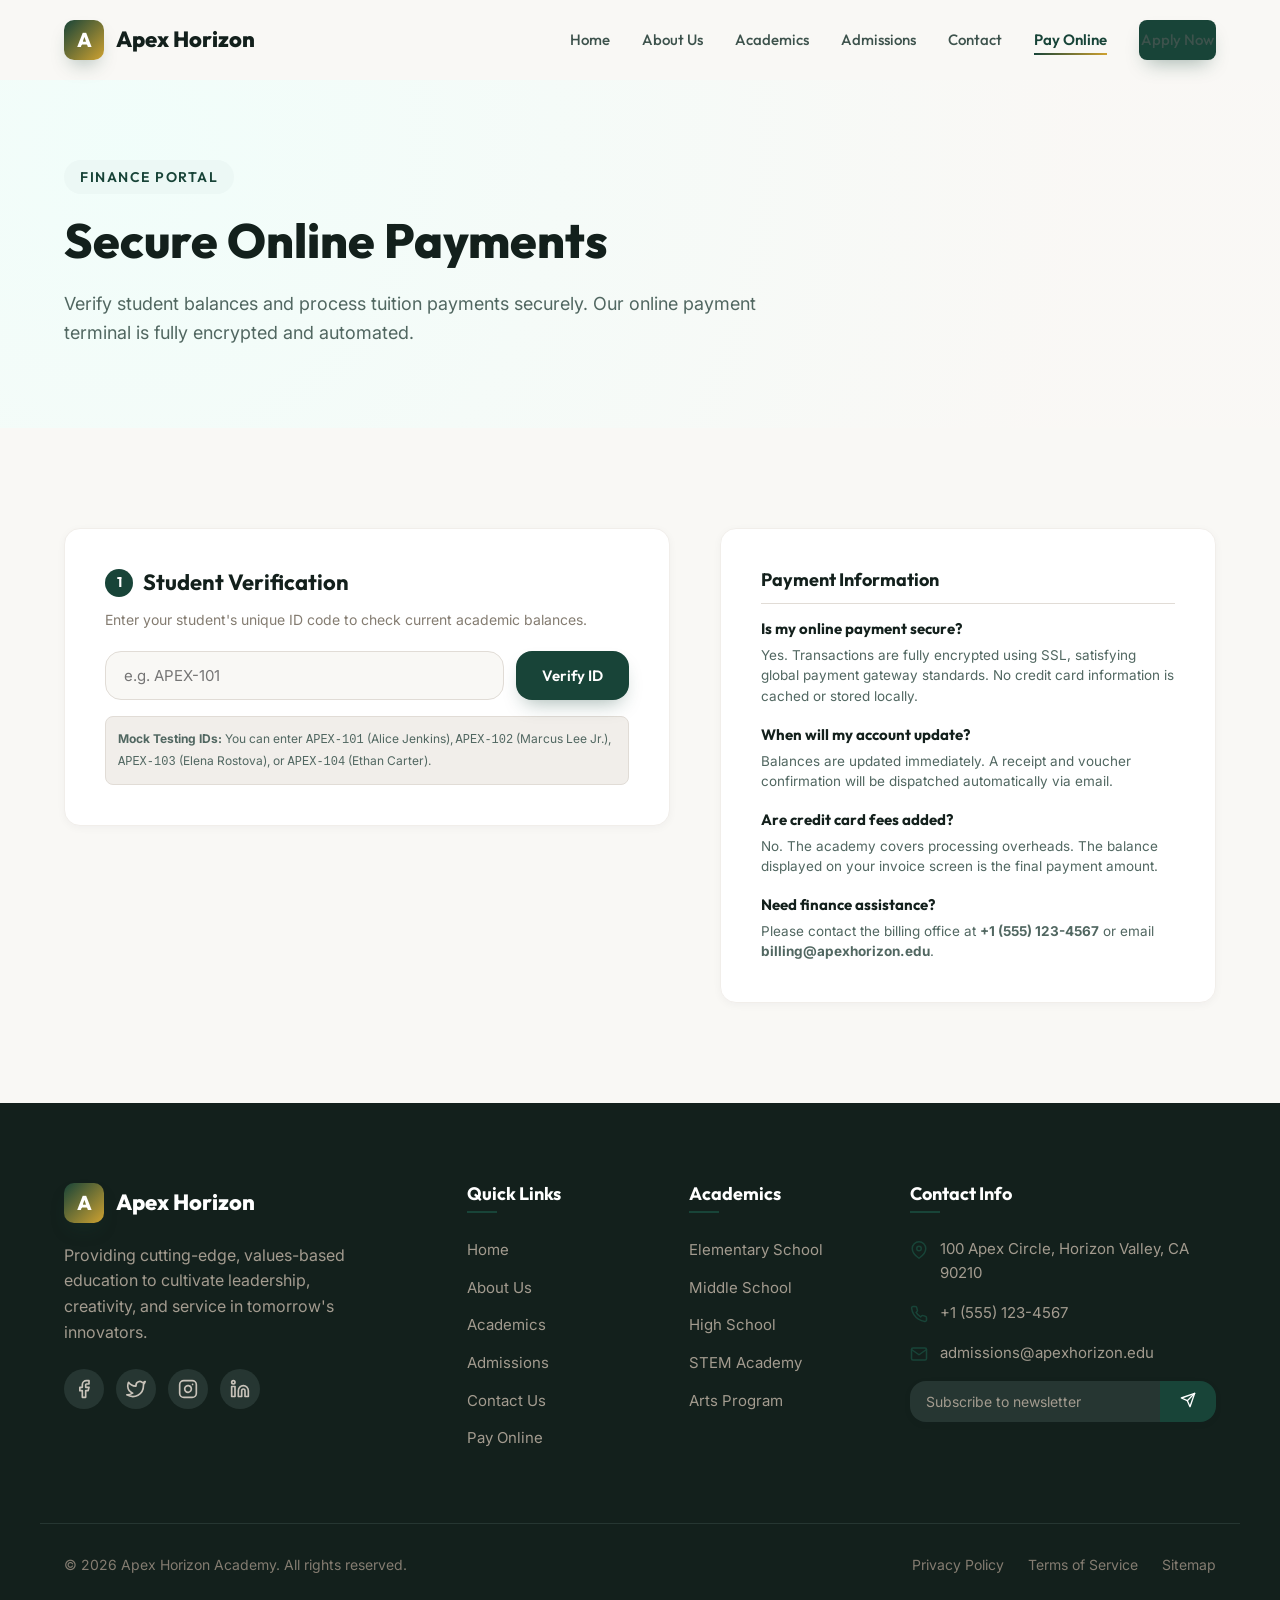
<file: pay.html>
<!DOCTYPE html>
<html lang="en">
<head>
  <meta charset="UTF-8">
  <meta name="viewport" content="width=device-width, initial-scale=1.0">
  <title>Online Fee Payment | Apex Horizon Academy</title>
  <meta name="description" content="Pay student tuition, activities, and bus transportation fees securely online using our student lookup and credit card terminal.">
  <link rel="stylesheet" href="style.css">
  <script defer src="main.js"></script>
</head>
<body>

  <!-- Header Navigation -->
  <header>
    <div class="container header-container">
      <a href="index.html" class="logo" id="header-logo-link">
        <div class="logo-icon">A</div>
        <span>Apex Horizon</span>
      </a>
      
      <button class="mobile-toggle" aria-label="Toggle Navigation" id="nav-toggle-btn">
        <span></span>
        <span></span>
        <span></span>
      </button>

      <ul class="nav-links" id="navigation-menu">
        <li><a href="index.html" id="nav-home">Home</a></li>
        <li><a href="about.html" id="nav-about">About Us</a></li>
        <li><a href="academics.html" id="nav-academics">Academics</a></li>
        <li><a href="admissions.html" id="nav-admissions">Admissions</a></li>
        <li><a href="contact.html" id="nav-contact">Contact</a></li>
        <li><a href="pay.html" class="active" id="nav-pay">Pay Online</a></li>
        <li><a href="admissions.html" class="btn btn-primary btn-sm" id="nav-apply-btn">Apply Now</a></li>
      </ul>
    </div>
  </header>

  <main style="padding-top: var(--header-height);">
    <!-- Sub-Hero Section -->
    <section class="section" style="background: radial-gradient(circle at 10% 20%, hsl(var(--primary-hue), 82%, 97%) 0%, var(--slate-50) 80%); padding: 80px 0;">
      <div class="container">
        <div class="fade-in" style="max-width: 700px;">
          <span class="section-tag">Finance Portal</span>
          <h1 class="section-title" style="font-size: 48px; margin-bottom: 20px;">Secure Online Payments</h1>
          <p class="section-subtitle" style="font-size: 18px;">Verify student balances and process tuition payments securely. Our online payment terminal is fully encrypted and automated.</p>
        </div>
      </div>
    </section>

    <!-- Payment Section -->
    <section class="section">
      <div class="container pay-grid">
        <!-- Left Side: Invoice Lookups & Forms -->
        <div>
          <!-- Step 1: Lookup Student -->
          <div class="card fade-in" style="background-color: var(--white); margin-bottom: 30px;">
            <h2 style="font-size: 22px; margin-bottom: 12px; display: flex; align-items: center; gap: 10px;">
              <span style="width: 28px; height: 28px; border-radius: 50%; background-color: var(--primary); color: var(--white); display: flex; align-items: center; justify-content: center; font-size: 14px;">1</span>
              Student Verification
            </h2>
            <p style="color: var(--slate-500); font-size: 14px; margin-bottom: 20px;">Enter your student's unique ID code to check current academic balances.</p>
            
            <form id="fee-lookup-form" style="display: flex; gap: 12px; align-items: flex-start;">
              <div style="flex-grow: 1;">
                <input type="text" id="student-id-input" class="form-input" style="background-color: var(--slate-50);" placeholder="e.g. APEX-101" required>
                <div id="lookup-error" style="display: none; color: red; font-size: 13px; margin-top: 6px; font-weight: 500;">
                  * Student ID not found. Try entering APEX-101, APEX-102, or APEX-103.
                </div>
              </div>
              <button type="submit" class="btn btn-primary" id="lookup-btn" style="padding: 13px 24px;">Verify ID</button>
            </form>
            
            <div style="margin-top: 16px; font-size: 12px; background-color: var(--slate-100); padding: 12px; border-radius: var(--radius-sm); border: 1px solid var(--slate-200); color: var(--slate-600);">
              <strong>Mock Testing IDs:</strong> You can enter <code>APEX-101</code> (Alice Jenkins), <code>APEX-102</code> (Marcus Lee Jr.), <code>APEX-103</code> (Elena Rostova), or <code>APEX-104</code> (Ethan Carter).
            </div>
          </div>

          <!-- Step 2: Invoice Summary -->
          <div id="invoice-panel" class="invoice-card fade-in" style="display: none; margin-bottom: 30px;">
            <div class="invoice-header">
              <div>
                <span class="invoice-title">Outstanding Invoice</span>
                <p id="invoice-student-name" style="font-weight: 600; color: var(--slate-800); margin-top: 4px;">Student Name</p>
                <p id="invoice-grade" style="font-size: 13px; color: var(--slate-500);">Grade Level</p>
              </div>
              <div style="text-align: right;">
                <span class="invoice-number">INV-2026-8809</span>
                <p style="font-size: 13px; color: var(--slate-500); margin-top: 4px;">Issued: June 2026</p>
              </div>
            </div>
            
            <div class="invoice-row">
              <span style="color: var(--slate-600);">Academic Tuition Fees:</span>
              <span id="invoice-base-val" style="font-weight: 600; color: var(--slate-900);">$0</span>
            </div>
            <div class="invoice-row">
              <span style="color: var(--slate-600);">Registered Optional Services:</span>
              <span id="invoice-addons-val" style="font-weight: 600; color: var(--slate-900);">$0</span>
            </div>
            <div class="invoice-row total">
              <span>Total Outstanding Balance:</span>
              <span id="invoice-total-val" class="val">$0</span>
            </div>
          </div>

          <!-- Step 3: Checkout Details -->
          <div id="payment-panel" class="card fade-in" style="display: none;">
            <h2 style="font-size: 22px; margin-bottom: 24px; display: flex; align-items: center; gap: 10px;">
              <span style="width: 28px; height: 28px; border-radius: 50%; background-color: var(--primary); color: var(--white); display: flex; align-items: center; justify-content: center; font-size: 14px;">2</span>
              Secure Card Details
            </h2>

            <!-- 3D Credit Card Visual Preview -->
            <div class="card-wrapper">
              <div class="card-preview">
                <!-- Front -->
                <div class="card-face card-front">
                  <div style="display: flex; justify-content: space-between; align-items: center;">
                    <div class="card-chip"></div>
                    <span class="card-brand">ApexPay</span>
                  </div>
                  <div class="card-number-display">•••• •••• •••• ••••</div>
                  <div class="card-meta">
                    <div>
                      <div class="card-label">Cardholder</div>
                      <div class="card-name-display">CARDHOLDER NAME</div>
                    </div>
                    <div>
                      <div class="card-label">Expires</div>
                      <div class="card-expiry-display">MM/YY</div>
                    </div>
                  </div>
                </div>
                <!-- Back -->
                <div class="card-face card-back">
                  <div class="card-strip"></div>
                  <div class="card-ccv-area">
                    <div class="card-label" style="text-align: right; margin-right: 10px; margin-bottom: 4px;">Security Code</div>
                    <div class="card-signature"></div>
                    <div class="card-cvv-display">•••</div>
                  </div>
                  <div style="padding: 0 24px; font-size: 8px; color: rgba(255,255,255,0.4); text-align: center;">
                    This mock card visualizes input validations securely.
                  </div>
                </div>
              </div>
            </div>

            <!-- Form Details -->
            <form id="payment-checkout-form">
              <div class="form-group">
                <label for="card-number-input" class="form-label">Credit Card Number</label>
                <input type="text" id="card-number-input" class="form-input" placeholder="4111 2222 3333 4444" required>
              </div>

              <div class="form-group">
                <label for="card-name-input" class="form-label">Cardholder Name</label>
                <input type="text" id="card-name-input" class="form-input" placeholder="JOHN DOE" required>
              </div>

              <div class="grid-2" style="gap: 20px; margin-bottom: 24px;">
                <div class="form-group" style="margin-bottom: 0;">
                  <label for="card-expiry-input" class="form-label">Expiration Date</label>
                  <input type="text" id="card-expiry-input" class="form-input" placeholder="MM/YY" required>
                </div>
                <div class="form-group" style="margin-bottom: 0;">
                  <label for="card-cvv-input" class="form-label">CVV / CVN</label>
                  <input type="password" id="card-cvv-input" class="form-input" placeholder="123" required>
                </div>
              </div>

              <input type="hidden" id="payment-amount-input">

              <button type="submit" class="btn btn-primary" id="checkout-submit-btn" style="width: 100%; display: flex; align-items: center; justify-content: center; gap: 10px;">
                <svg xmlns="http://www.w3.org/2000/svg" width="18" height="18" viewBox="0 0 24 24" fill="none" stroke="currentColor" stroke-width="2" stroke-linecap="round" stroke-linejoin="round"><rect x="3" y="11" width="18" height="11" rx="2" ry="2"/><path d="M7 11V7a5 5 0 0 1 10 0v4"/></svg>
                Process Tuition Payment
              </button>
            </form>
          </div>
        </div>

        <!-- Right Side: Sidebar FAQ Details -->
        <div class="fade-in delay-200" style="position: sticky; top: calc(var(--header-height) + 20px);">
          <div class="card" style="background-color: var(--white);">
            <h3 style="font-size: 18px; border-bottom: 1px solid var(--slate-200); padding-bottom: 12px; margin-bottom: 16px;">Payment Information</h3>
            
            <div style="margin-bottom: 20px;">
              <h4 style="font-size: 15px; margin-bottom: 6px; color: var(--slate-900);">Is my online payment secure?</h4>
              <p style="color: var(--slate-600); font-size: 13.5px; line-height: 1.5;">Yes. Transactions are fully encrypted using SSL, satisfying global payment gateway standards. No credit card information is cached or stored locally.</p>
            </div>

            <div style="margin-bottom: 20px;">
              <h4 style="font-size: 15px; margin-bottom: 6px; color: var(--slate-900);">When will my account update?</h4>
              <p style="color: var(--slate-600); font-size: 13.5px; line-height: 1.5;">Balances are updated immediately. A receipt and voucher confirmation will be dispatched automatically via email.</p>
            </div>

            <div style="margin-bottom: 20px;">
              <h4 style="font-size: 15px; margin-bottom: 6px; color: var(--slate-900);">Are credit card fees added?</h4>
              <p style="color: var(--slate-600); font-size: 13.5px; line-height: 1.5;">No. The academy covers processing overheads. The balance displayed on your invoice screen is the final payment amount.</p>
            </div>

            <div>
              <h4 style="font-size: 15px; margin-bottom: 6px; color: var(--slate-900);">Need finance assistance?</h4>
              <p style="color: var(--slate-600); font-size: 13.5px; line-height: 1.5;">Please contact the billing office at <strong>+1 (555) 123-4567</strong> or email <strong>billing@apexhorizon.edu</strong>.</p>
            </div>
          </div>
        </div>
      </div>
    </section>
  </main>

  <!-- Success Modal Overlay -->
  <div class="success-overlay">
    <div class="success-modal">
      <div class="success-icon-wrapper">
        <svg xmlns="http://www.w3.org/2000/svg" width="40" height="40" viewBox="0 0 24 24" fill="none" stroke="currentColor" stroke-width="3" stroke-linecap="round" stroke-linejoin="round"><polyline points="20 6 9 17 4 12"/></svg>
      </div>
      <h2 style="font-family: var(--font-title); font-size: 26px; color: var(--slate-900); margin-bottom: 12px;">Payment Successful!</h2>
      <p style="color: var(--slate-600); font-size: 15px; margin-bottom: 30px; line-height: 1.6;">Your tuition fees have been securely received. A confirmation voucher and billing invoice have been emailed to your primary contact email.</p>
      <button class="btn btn-primary" id="close-success-btn" style="width: 100%;">Return to Account</button>
    </div>
  </div>

  <!-- Footer Section -->
  <footer>
    <div class="container footer-grid">
      <div class="footer-brand">
        <a href="index.html" class="logo" id="footer-logo-link">
          <div class="logo-icon">A</div>
          <span>Apex Horizon</span>
        </a>
        <p>Providing cutting-edge, values-based education to cultivate leadership, creativity, and service in tomorrow's innovators.</p>
        <div class="social-links">
          <a href="#" class="social-btn" aria-label="Facebook">
            <svg xmlns="http://www.w3.org/2000/svg" width="20" height="20" viewBox="0 0 24 24" fill="none" stroke="currentColor" stroke-width="2" stroke-linecap="round" stroke-linejoin="round"><path d="M18 2h-3a5 5 0 0 0-5 5v3H7v4h3v8h4v-8h3l1-4h-4V7a1 1 0 0 1 1-1h3z"/></svg>
          </a>
          <a href="#" class="social-btn" aria-label="Twitter">
            <svg xmlns="http://www.w3.org/2000/svg" width="20" height="20" viewBox="0 0 24 24" fill="none" stroke="currentColor" stroke-width="2" stroke-linecap="round" stroke-linejoin="round"><path d="M23 3a10.9 10.9 0 0 1-3.14 1.53 4.48 4.48 0 0 0-7.86 3v1A10.66 10.66 0 0 1 3 4s-4 9 5 13a11.64 11.64 0 0 1-7 2c9 5 20 0 20-11.5a4.5 4.5 0 0 0-.08-.83A7.72 7.72 0 0 0 23 3z"/></svg>
          </a>
          <a href="#" class="social-btn" aria-label="Instagram">
            <svg xmlns="http://www.w3.org/2000/svg" width="20" height="20" viewBox="0 0 24 24" fill="none" stroke="currentColor" stroke-width="2" stroke-linecap="round" stroke-linejoin="round"><rect x="2" y="2" width="20" height="20" rx="5" ry="5"/><path d="M16 11.37A4 4 0 1 1 12.63 8 4 4 0 0 1 16 11.37z"/><line x1="17.5" y1="6.5" x2="17.51" y2="6.5"/></svg>
          </a>
          <a href="#" class="social-btn" aria-label="LinkedIn">
            <svg xmlns="http://www.w3.org/2000/svg" width="20" height="20" viewBox="0 0 24 24" fill="none" stroke="currentColor" stroke-width="2" stroke-linecap="round" stroke-linejoin="round"><path d="M16 8a6 6 0 0 1 6 6v7h-4v-7a2 2 0 0 0-2-2 2 2 0 0 0-2 2v7h-4v-7a6 6 0 0 1 6-6z"/><rect x="2" y="9" width="4" height="12"/><circle cx="4" cy="4" r="2"/></svg>
          </a>
        </div>
      </div>

      <div>
        <h4 class="footer-title">Quick Links</h4>
        <ul class="footer-links">
          <li><a href="index.html">Home</a></li>
          <li><a href="about.html">About Us</a></li>
          <li><a href="academics.html">Academics</a></li>
          <li><a href="admissions.html">Admissions</a></li>
          <li><a href="contact.html">Contact Us</a></li>
          <li><a href="pay.html">Pay Online</a></li>
        </ul>
      </div>

      <div>
        <h4 class="footer-title">Academics</h4>
        <ul class="footer-links">
          <li><a href="academics.html#elementary">Elementary School</a></li>
          <li><a href="academics.html#middle">Middle School</a></li>
          <li><a href="academics.html#high">High School</a></li>
          <li><a href="academics.html#stem">STEM Academy</a></li>
          <li><a href="academics.html#arts">Arts Program</a></li>
        </ul>
      </div>

      <div>
        <h4 class="footer-title">Contact Info</h4>
        <ul class="footer-contact">
          <li>
            <svg xmlns="http://www.w3.org/2000/svg" width="18" height="18" viewBox="0 0 24 24" fill="none" stroke="currentColor" stroke-width="2" stroke-linecap="round" stroke-linejoin="round"><path d="M21 10c0 7-9 13-9 13s-9-6-9-13a9 9 0 0 1 18 0z"/><circle cx="12" cy="10" r="3"/></svg>
            <span>100 Apex Circle, Horizon Valley, CA 90210</span>
          </li>
          <li>
            <svg xmlns="http://www.w3.org/2000/svg" width="18" height="18" viewBox="0 0 24 24" fill="none" stroke="currentColor" stroke-width="2" stroke-linecap="round" stroke-linejoin="round"><path d="M22 16.92v3a2 2 0 0 1-2.18 2 19.79 19.79 0 0 1-8.63-3.07 19.5 19.5 0 0 1-6-6 19.79 19.79 0 0 1-3.07-8.67A2 2 0 0 1 4.11 2h3a2 2 0 0 1 2 1.72 12.84 12.84 0 0 0 .7 2.81 2 2 0 0 1-.45 2.11L8.09 9.91a16 16 0 0 0 6 6l1.27-1.27a2 2 0 0 1 2.11-.45 12.84 12.84 0 0 0 2.81.7A2 2 0 0 1 22 16.92z"/></svg>
            <span>+1 (555) 123-4567</span>
          </li>
          <li>
            <svg xmlns="http://www.w3.org/2000/svg" width="18" height="18" viewBox="0 0 24 24" fill="none" stroke="currentColor" stroke-width="2" stroke-linecap="round" stroke-linejoin="round"><path d="M4 4h16c1.1 0 2 .9 2 2v12c0 1.1-.9 2-2 2H4c-1.1 0-2-.9-2-2V6c0-1.1.9-2 2-2z"/><polyline points="22,6 12,13 2,6"/></svg>
            <span>admissions@apexhorizon.edu</span>
          </li>
        </ul>
        <form class="newsletter-form" id="newsletter-form-footer">
          <input type="email" placeholder="Subscribe to newsletter" aria-label="Email Address" required>
          <button type="submit" aria-label="Subscribe">
            <svg xmlns="http://www.w3.org/2000/svg" width="16" height="16" viewBox="0 0 24 24" fill="none" stroke="currentColor" stroke-width="2" stroke-linecap="round" stroke-linejoin="round"><line x1="22" y1="2" x2="11" y2="13"/><polygon points="22 2 15 22 11 13 2 9 22 2"/></svg>
          </button>
        </form>
      </div>
    </div>

    <div class="container footer-bottom">
      <div>&copy; 2026 Apex Horizon Academy. All rights reserved.</div>
      <div class="footer-bottom-links">
        <a href="#">Privacy Policy</a>
        <a href="#">Terms of Service</a>
        <a href="#">Sitemap</a>
      </div>
    </div>
  </footer>

</body>
</html>
</file>
<file: style.css>
/* ==========================================
   Apex Horizon Academy - Design System & Base
   ========================================== */

/* Import Google Fonts */
@import url('https://fonts.googleapis.com/css2?family=Inter:wght@300;400;500;600;700&family=Outfit:wght@400;500;600;700;800&display=swap');

:root {
  /* Colors - Redesigned to Forest Green, Prestige Gold, and Warm Cream */
  --primary-hue: 164;
  --primary: hsl(var(--primary-hue), 48%, 18%); /* Deep Forest Green */
  --primary-dark: hsl(var(--primary-hue), 48%, 10%);
  --primary-light: hsl(var(--primary-hue), 48%, 95%);
  --primary-rgb: 24, 69, 58;
  
  --accent-hue: 43;
  --accent: hsl(var(--accent-hue), 62%, 50%); /* Prestige Gold */
  --accent-light: hsl(var(--accent-hue), 62%, 94%);
  --accent-rgb: 204, 150, 51;

  --success: hsl(142, 72%, 45%);
  
  /* Slate Neutral Palette - Tuned to warm ivory/cream */
  --slate-50: hsl(36, 28%, 97%); /* Cream white */
  --slate-100: hsl(36, 20%, 93%);
  --slate-150: hsl(36, 18%, 90%);
  --slate-200: hsl(36, 15%, 86%);
  --slate-300: hsl(36, 12%, 76%);
  --slate-400: hsl(36, 10%, 60%);
  --slate-500: hsl(36, 8%, 48%);
  --slate-600: hsl(164, 12%, 36%); /* Forest tint slate */
  --slate-700: hsl(164, 15%, 28%);
  --slate-800: hsl(164, 18%, 18%);
  --slate-900: hsl(164, 25%, 10%); /* Deep forest black */
  
  --white: #ffffff;
  --glass-bg: rgba(255, 255, 255, 0.75);
  --glass-border: rgba(204, 150, 51, 0.15); /* Gold-tinted glass border */

  /* Typography */
  --font-title: 'Outfit', sans-serif;
  --font-body: 'Inter', sans-serif;

  /* Shadows */
  --shadow-sm: 0 2px 8px rgba(15, 23, 42, 0.04);
  --shadow-md: 0 12px 24px -10px rgba(15, 23, 42, 0.08), 0 4px 12px -5px rgba(15, 23, 42, 0.03);
  --shadow-lg: 0 20px 40px -15px rgba(15, 23, 42, 0.12), 0 8px 16px -8px rgba(15, 23, 42, 0.06);
  --shadow-primary: 0 10px 20px -8px rgba(var(--primary-rgb), 0.4);

  /* Borders & Radius */
  --radius-sm: 8px;
  --radius-md: 16px;
  --radius-lg: 24px;
  --radius-full: 9999px;

  /* Layout */
  --container-width: 1200px;
  --header-height: 80px;

  /* Transitions */
  --transition-smooth: all 0.3s cubic-bezier(0.4, 0, 0.2, 1);
  --transition-bounce: all 0.5s cubic-bezier(0.175, 0.885, 0.32, 1.275);
}

/* Reset Styles */
*, *::before, *::after {
  box-sizing: border-box;
  margin: 0;
  padding: 0;
}

html {
  scroll-behavior: smooth;
  font-size: 16px;
  background-color: var(--slate-50);
}

[id] {
  scroll-margin-top: calc(var(--header-height) + 20px);
}

body {
  font-family: var(--font-body);
  color: var(--slate-700);
  line-height: 1.6;
  overflow-x: hidden;
  -webkit-font-smoothing: antialiased;
}

/* Typography Base */
h1, h2, h3, h4, h5, h6 {
  font-family: var(--font-title);
  color: var(--slate-900);
  font-weight: 700;
  line-height: 1.25;
}

a {
  color: inherit;
  text-decoration: none;
  transition: var(--transition-smooth);
}

img {
  max-width: 100%;
  height: auto;
  display: block;
}

/* Base Layout Classes */
.container {
  width: 100%;
  max-width: var(--container-width);
  margin-left: auto;
  margin-right: auto;
  padding-left: 24px;
  padding-right: 24px;
}

.section {
  padding: 100px 0;
  position: relative;
}

.section-header {
  text-align: center;
  max-width: 600px;
  margin: 0 auto 60px;
}

.section-tag {
  display: inline-block;
  font-family: var(--font-title);
  font-size: 14px;
  font-weight: 600;
  text-transform: uppercase;
  letter-spacing: 1.5px;
  color: var(--primary);
  background-color: var(--primary-light);
  padding: 6px 16px;
  border-radius: var(--radius-full);
  margin-bottom: 16px;
}

.section-title {
  font-size: 36px;
  font-weight: 800;
  margin-bottom: 16px;
  color: var(--slate-900);
}

.section-subtitle {
  color: var(--slate-600);
  font-size: 18px;
}

/* Reusable UI Components */

/* Buttons */
.btn {
  display: inline-flex;
  align-items: center;
  justify-content: center;
  padding: 14px 28px;
  font-family: var(--font-title);
  font-size: 15px;
  font-weight: 600;
  border-radius: var(--radius-md);
  border: 2px solid transparent;
  cursor: pointer;
  transition: var(--transition-bounce);
  box-shadow: var(--shadow-sm);
  position: relative;
  overflow: hidden;
  z-index: 1;
  gap: 8px;
}

.btn-primary {
  background-color: var(--primary);
  color: var(--white);
  box-shadow: var(--shadow-primary);
}

.btn-primary:hover {
  background-color: var(--primary-dark);
  transform: translateY(-3px);
  box-shadow: 0 15px 30px -8px rgba(var(--primary-rgb), 0.5);
}

.btn-secondary {
  background-color: var(--white);
  color: var(--primary);
  border-color: var(--slate-200);
}

.btn-secondary:hover {
  border-color: var(--primary);
  color: var(--primary-dark);
  background-color: var(--primary-light);
  transform: translateY(-3px);
}

.btn-accent {
  background-color: var(--accent);
  color: var(--white);
}

.btn-accent:hover {
  background-color: hsl(var(--accent-hue), 85%, 50%);
  transform: translateY(-3px);
  box-shadow: 0 15px 30px -8px rgba(var(--accent-rgb), 0.5);
}

.btn-sm {
  padding: 8px 18px;
  font-size: 14px;
  border-radius: var(--radius-sm);
}

/* Navigation Header */
header {
  height: var(--header-height);
  width: 100%;
  position: fixed;
  top: 0;
  left: 0;
  z-index: 1000;
  transition: var(--transition-smooth);
}

header.scrolled {
  background-color: var(--glass-bg);
  backdrop-filter: blur(12px);
  -webkit-backdrop-filter: blur(12px);
  height: 70px;
  box-shadow: var(--shadow-sm);
  border-bottom: 1px solid var(--glass-border);
}

.header-container {
  display: flex;
  justify-content: space-between;
  align-items: center;
  height: 100%;
}

.logo {
  display: flex;
  align-items: center;
  gap: 12px;
  font-family: var(--font-title);
  font-size: 22px;
  font-weight: 800;
  color: var(--slate-900);
}

.logo-icon {
  width: 40px;
  height: 40px;
  background: linear-gradient(135deg, var(--primary), var(--accent));
  border-radius: 10px;
  display: flex;
  align-items: center;
  justify-content: center;
  color: var(--white);
  font-weight: 800;
  font-size: 20px;
  box-shadow: var(--shadow-primary);
}

.nav-links {
  display: flex;
  gap: 32px;
  list-style: none;
  align-items: center;
}

.nav-links a {
  font-family: var(--font-title);
  font-size: 15px;
  font-weight: 500;
  color: var(--slate-700);
  position: relative;
  padding: 6px 0;
}

.nav-links a::after {
  content: '';
  position: absolute;
  bottom: 0;
  left: 0;
  width: 0;
  height: 2px;
  background: linear-gradient(90deg, var(--primary), var(--accent));
  transition: var(--transition-smooth);
}

.nav-links a:hover {
  color: var(--primary);
}

.nav-links a:hover::after,
.nav-links a.active::after {
  width: 100%;
}

.nav-links a.active {
  color: var(--primary);
  font-weight: 600;
}

/* Mobile Menu Toggle */
.mobile-toggle {
  display: none;
  flex-direction: column;
  justify-content: space-between;
  width: 30px;
  height: 21px;
  background: transparent;
  border: none;
  cursor: pointer;
  z-index: 1001;
}

.mobile-toggle span {
  display: block;
  height: 3px;
  width: 100%;
  background-color: var(--slate-900);
  border-radius: 3px;
  transition: var(--transition-smooth);
}

/* Footer Section */
footer {
  background-color: var(--slate-900);
  color: var(--slate-300);
  padding: 80px 0 30px;
}

.footer-grid {
  display: grid;
  grid-template-columns: 2fr 1fr 1fr 1.5fr;
  gap: 40px;
  margin-bottom: 60px;
}

.footer-brand .logo {
  color: var(--white);
  margin-bottom: 20px;
}

.footer-brand p {
  color: var(--slate-400);
  margin-bottom: 24px;
  max-width: 320px;
}

.social-links {
  display: flex;
  gap: 12px;
}

.social-btn {
  width: 40px;
  height: 40px;
  border-radius: 50%;
  background-color: var(--slate-800);
  display: flex;
  align-items: center;
  justify-content: center;
  color: var(--slate-300);
  transition: var(--transition-bounce);
}

.social-btn:hover {
  background-color: var(--primary);
  color: var(--white);
  transform: translateY(-5px);
}

.footer-title {
  color: var(--white);
  font-family: var(--font-title);
  font-size: 18px;
  margin-bottom: 24px;
  position: relative;
  padding-bottom: 8px;
}

.footer-title::after {
  content: '';
  position: absolute;
  left: 0;
  bottom: 0;
  width: 30px;
  height: 2px;
  background-color: var(--primary);
}

.footer-links {
  list-style: none;
}

.footer-links li {
  margin-bottom: 12px;
}

.footer-links a {
  color: var(--slate-400);
  font-size: 15px;
}

.footer-links a:hover {
  color: var(--white);
  padding-left: 6px;
}

.footer-contact li {
  display: flex;
  align-items: flex-start;
  gap: 12px;
  margin-bottom: 16px;
  color: var(--slate-400);
  font-size: 15px;
}

.footer-contact svg {
  flex-shrink: 0;
  color: var(--primary);
  margin-top: 4px;
}

.newsletter-form {
  display: flex;
  margin-top: 16px;
  border-radius: var(--radius-md);
  overflow: hidden;
  box-shadow: var(--shadow-sm);
}

.newsletter-form input {
  flex-grow: 1;
  padding: 12px 16px;
  border: none;
  outline: none;
  font-family: var(--font-body);
  background-color: var(--slate-800);
  color: var(--white);
  font-size: 14px;
}

.newsletter-form input::placeholder {
  color: var(--slate-400);
}

.newsletter-form button {
  background-color: var(--primary);
  color: var(--white);
  border: none;
  padding: 0 20px;
  cursor: pointer;
  transition: var(--transition-smooth);
}

.newsletter-form button:hover {
  background-color: var(--primary-dark);
}

.footer-bottom {
  border-top: 1px solid var(--slate-800);
  padding-top: 30px;
  display: flex;
  justify-content: space-between;
  align-items: center;
  color: var(--slate-500);
  font-size: 14px;
}

.footer-bottom-links {
  display: flex;
  gap: 24px;
}

.footer-bottom-links a:hover {
  color: var(--slate-300);
}

/* Animations */
.fade-in {
  opacity: 0;
  transform: translateY(25px);
  transition: opacity 0.8s ease, transform 0.8s ease;
}

.fade-in.visible {
  opacity: 1;
  transform: translateY(0);
}

.delay-100 { transition-delay: 0.1s; }
.delay-200 { transition-delay: 0.2s; }
.delay-300 { transition-delay: 0.3s; }
.delay-400 { transition-delay: 0.4s; }

/* Grid Utilities */
.grid-2 {
  display: grid;
  grid-template-columns: repeat(2, 1fr);
  gap: 40px;
}

.grid-3 {
  display: grid;
  grid-template-columns: repeat(3, 1fr);
  gap: 30px;
}

.grid-4 {
  display: grid;
  grid-template-columns: repeat(4, 1fr);
  gap: 24px;
}

/* Cards Design */
.card {
  background-color: var(--white);
  border-radius: var(--radius-md);
  padding: 40px;
  box-shadow: var(--shadow-sm);
  transition: var(--transition-bounce);
  border: 1px solid var(--slate-100);
}

.card:hover {
  transform: translateY(-8px);
  box-shadow: var(--shadow-lg);
  border-color: rgba(var(--primary-rgb), 0.1);
}

/* Responsive Media Queries */
@media (max-width: 1024px) {
  .footer-grid {
    grid-template-columns: repeat(2, 1fr);
  }
  .grid-4 {
    grid-template-columns: repeat(2, 1fr);
  }
}

@media (max-width: 768px) {
  :root {
    --header-height: 70px;
  }

  .section {
    padding: 60px 0;
  }

  .section-title {
    font-size: 28px;
  }

  .grid-2, .grid-3, .grid-4 {
    grid-template-columns: 1fr;
    gap: 30px;
  }

  .mobile-toggle {
    display: flex;
  }

  .nav-links {
    position: fixed;
    top: var(--header-height);
    left: -100%;
    width: 100%;
    height: calc(100vh - var(--header-height));
    background-color: var(--white);
    flex-direction: column;
    padding: 40px 24px;
    gap: 24px;
    align-items: stretch;
    transition: var(--transition-smooth);
    box-shadow: var(--shadow-lg);
    z-index: 999;
  }

  .nav-links.active {
    left: 0;
  }

  .nav-links li {
    text-align: center;
  }

  .nav-links a {
    font-size: 18px;
  }

  .nav-links .btn {
    width: 100%;
    margin-top: 16px;
  }

  .mobile-toggle.active span:nth-child(1) {
    transform: rotate(45deg) translate(6px, 6px);
  }

  .mobile-toggle.active span:nth-child(2) {
    opacity: 0;
  }

  .mobile-toggle.active span:nth-child(3) {
    transform: rotate(-45deg) translate(6px, -6px);
  }

  .footer-grid {
    grid-template-columns: 1fr;
    gap: 30px;
  }

  .footer-bottom {
    flex-direction: column;
    gap: 20px;
    text-align: center;
  }
}

/* Glass Card and Gradient Overlays */
.glass-card {
  background: var(--glass-bg);
  backdrop-filter: blur(16px);
  -webkit-backdrop-filter: blur(16px);
  border: 1px solid var(--glass-border);
  border-radius: var(--radius-md);
  padding: 30px;
  box-shadow: var(--shadow-md);
}

.gradient-text {
  background: linear-gradient(135deg, var(--primary), var(--accent));
  -webkit-background-clip: text;
  -webkit-text-fill-color: transparent;
}

/* ==========================================
   Page Specific Components
   ========================================== */

/* Hero Banner */
.hero {
  min-height: 100vh;
  display: flex;
  align-items: center;
  padding-top: calc(var(--header-height) + 40px);
  padding-bottom: 80px;
  background: radial-gradient(circle at 80% 20%, hsl(var(--accent-hue), 85%, 97%) 0%, var(--slate-50) 60%);
  position: relative;
  overflow: hidden;
}

.hero::before {
  content: '';
  position: absolute;
  top: 10%;
  left: -5%;
  width: 300px;
  height: 300px;
  background: radial-gradient(circle, rgba(var(--primary-rgb), 0.08) 0%, transparent 70%);
  border-radius: 50%;
  z-index: 0;
}

.hero-grid {
  display: grid;
  grid-template-columns: 1.1fr 0.9fr;
  gap: 60px;
  align-items: center;
  position: relative;
  z-index: 1;
}

.hero-text {
  max-width: 620px;
}

.hero-tagline {
  font-family: var(--font-title);
  font-size: 16px;
  font-weight: 600;
  text-transform: uppercase;
  color: var(--primary);
  letter-spacing: 2px;
  margin-bottom: 20px;
  display: flex;
  align-items: center;
  gap: 8px;
}

.hero-tagline::before {
  content: '';
  display: inline-block;
  width: 24px;
  height: 2px;
  background-color: var(--primary);
}

.hero-title {
  font-size: 56px;
  line-height: 1.15;
  margin-bottom: 24px;
  font-weight: 800;
  letter-spacing: -1px;
}

.hero-description {
  font-size: 18px;
  color: var(--slate-600);
  margin-bottom: 40px;
}

.hero-actions {
  display: flex;
  gap: 16px;
  flex-wrap: wrap;
}

.hero-image-wrapper {
  position: relative;
  border-radius: var(--radius-lg);
  box-shadow: var(--shadow-lg);
  padding: 10px;
  background: var(--white);
  border: 1px solid var(--slate-200);
}

.hero-image {
  border-radius: calc(var(--radius-lg) - 10px);
  width: 100%;
  height: 480px;
  object-fit: cover;
  display: block;
}

.hero-badge {
  position: absolute;
  bottom: 40px;
  left: -30px;
  background: var(--white);
  padding: 16px 24px;
  border-radius: var(--radius-md);
  box-shadow: var(--shadow-lg);
  display: flex;
  align-items: center;
  gap: 16px;
  border: 1px solid var(--slate-100);
  animation: float 4s ease-in-out infinite;
}

@keyframes float {
  0% { transform: translateY(0px); }
  50% { transform: translateY(-10px); }
  100% { transform: translateY(0px); }
}

.hero-badge-icon {
  width: 48px;
  height: 48px;
  border-radius: 12px;
  background-color: var(--accent-light);
  color: var(--accent);
  display: flex;
  align-items: center;
  justify-content: center;
  font-size: 24px;
}

.hero-badge-title {
  font-family: var(--font-title);
  font-weight: 700;
  color: var(--slate-900);
  font-size: 16px;
}

.hero-badge-desc {
  font-size: 13px;
  color: var(--slate-500);
}

/* Stats Section */
.stats-grid {
  margin-top: -60px;
  position: relative;
  z-index: 10;
}

.stat-card {
  text-align: center;
  padding: 30px;
  background: var(--white);
  border-radius: var(--radius-md);
  box-shadow: var(--shadow-md);
  border: 1px solid var(--slate-100);
  transition: var(--transition-bounce);
}

.stat-card:hover {
  transform: translateY(-5px);
  box-shadow: var(--shadow-lg);
}

.stat-number {
  font-family: var(--font-title);
  font-size: 40px;
  font-weight: 800;
  color: var(--primary);
  margin-bottom: 8px;
}

.stat-label {
  font-weight: 600;
  color: var(--slate-700);
  font-size: 15px;
  margin-bottom: 4px;
}

.stat-desc {
  color: var(--slate-400);
  font-size: 13px;
}

/* Pillar Value Cards */
.pillar-card {
  padding: 40px;
  border-radius: var(--radius-md);
  background: var(--white);
  transition: var(--transition-bounce);
  border: 1px solid var(--slate-100);
  box-shadow: var(--shadow-sm);
}

.pillar-card:hover {
  transform: translateY(-8px);
  box-shadow: var(--shadow-lg);
  border-color: rgba(var(--primary-rgb), 0.1);
}

.pillar-icon {
  width: 60px;
  height: 60px;
  border-radius: 16px;
  background-color: var(--primary-light);
  color: var(--primary);
  display: flex;
  align-items: center;
  justify-content: center;
  font-size: 28px;
  margin-bottom: 24px;
  transition: var(--transition-smooth);
}

.pillar-card:hover .pillar-icon {
  background-color: var(--primary);
  color: var(--white);
  transform: scale(1.1);
}

.pillar-title {
  font-size: 20px;
  font-weight: 700;
  margin-bottom: 16px;
}

/* Program Cards Grid */
.program-card {
  border-radius: var(--radius-md);
  overflow: hidden;
  position: relative;
  height: 420px;
  box-shadow: var(--shadow-sm);
  transition: var(--transition-bounce);
  border: 1px solid var(--slate-200);
  display: flex;
  align-items: flex-end;
}

.program-card::after {
  content: '';
  position: absolute;
  inset: 0;
  background: linear-gradient(to top, rgba(15, 23, 42, 0.95) 0%, rgba(15, 23, 42, 0.4) 60%, transparent 100%);
  z-index: 1;
}

.program-image {
  position: absolute;
  inset: 0;
  width: 100%;
  height: 100%;
  object-fit: cover;
  transition: var(--transition-smooth);
}

.program-card:hover .program-image {
  transform: scale(1.08);
}

.program-content {
  position: relative;
  z-index: 2;
  padding: 40px;
  color: var(--white);
}

.program-tag {
  font-family: var(--font-title);
  font-size: 12px;
  font-weight: 600;
  text-transform: uppercase;
  color: var(--accent);
  background: rgba(var(--accent-rgb), 0.15);
  padding: 4px 12px;
  border-radius: var(--radius-full);
  display: inline-block;
  margin-bottom: 16px;
  border: 1px solid rgba(var(--accent-rgb), 0.3);
}

.program-card-title {
  color: var(--white);
  font-size: 24px;
  font-weight: 700;
  margin-bottom: 12px;
}

.program-desc {
  color: var(--slate-300);
  font-size: 15px;
  margin-bottom: 24px;
}

.program-link {
  font-family: var(--font-title);
  color: var(--white);
  font-weight: 600;
  display: flex;
  align-items: center;
  gap: 8px;
}

.program-link:hover {
  color: var(--primary-light);
}

/* Home page — enhanced hero & program visuals */
.page-home .hero::after {
  content: '';
  position: absolute;
  bottom: -120px;
  right: -80px;
  width: 500px;
  height: 500px;
  background: radial-gradient(circle, rgba(var(--accent-rgb), 0.12) 0%, transparent 65%);
  border-radius: 50%;
  pointer-events: none;
}

.page-home .hero-image-wrapper {
  padding: 0;
  background: transparent;
  border: none;
  box-shadow: none;
}

.page-home .hero-image-glow {
  position: absolute;
  inset: -20px -10px -10px -30px;
  background: linear-gradient(135deg, rgba(var(--primary-rgb), 0.2), rgba(var(--accent-rgb), 0.25));
  border-radius: var(--radius-lg);
  filter: blur(40px);
  z-index: 0;
  animation: pulseGlow 4s ease-in-out infinite;
}

@keyframes pulseGlow {
  0%, 100% { opacity: 0.6; transform: scale(1); }
  50% { opacity: 1; transform: scale(1.03); }
}

.page-home .hero-image-frame {
  position: relative;
  border-radius: var(--radius-lg);
  overflow: hidden;
  box-shadow: 0 25px 50px -12px rgba(var(--primary-rgb), 0.35);
  border: 3px solid rgba(255, 255, 255, 0.9);
  z-index: 1;
}

.page-home .hero-image-accent {
  position: absolute;
  bottom: 0;
  left: 0;
  right: 0;
  height: 40%;
  background: linear-gradient(to top, rgba(13, 46, 38, 0.5) 0%, transparent 100%);
  pointer-events: none;
}

.page-home .hero-floating-card {
  position: absolute;
  z-index: 3;
  background: var(--white);
  padding: 12px 18px;
  border-radius: var(--radius-md);
  box-shadow: var(--shadow-lg);
  display: flex;
  align-items: center;
  gap: 12px;
  border: 1px solid var(--slate-100);
  animation: float 5s ease-in-out infinite;
}

.page-home .hero-floating-card strong {
  display: block;
  font-family: var(--font-title);
  font-size: 18px;
  color: var(--primary);
  line-height: 1.2;
}

.page-home .hero-floating-card span {
  font-size: 12px;
  color: var(--slate-500);
}

.page-home .hero-floating-icon {
  width: 40px;
  height: 40px;
  border-radius: 10px;
  background: var(--primary-light);
  color: var(--primary);
  display: flex;
  align-items: center;
  justify-content: center;
  flex-shrink: 0;
}

.page-home .hero-floating-card--top {
  top: 24px;
  right: -16px;
  animation-delay: 0.5s;
}

.page-home .hero-floating-card--bottom {
  bottom: 100px;
  right: -24px;
  animation-delay: 1s;
}

.page-home .program-card::after {
  background: linear-gradient(to top, rgba(13, 46, 38, 0.97) 0%, rgba(13, 46, 38, 0.5) 55%, transparent 100%);
}

.page-home .program-card--stem::after {
  background: linear-gradient(to top, rgba(10, 31, 26, 0.95) 0%, rgba(20, 61, 50, 0.45) 60%, transparent 100%);
}

.page-home .program-card--arts::after {
  background: linear-gradient(to top, rgba(44, 24, 16, 0.95) 0%, rgba(74, 44, 26, 0.4) 60%, transparent 100%);
}

.page-home .program-card--sports::after {
  background: linear-gradient(to top, rgba(26, 58, 92, 0.95) 0%, rgba(45, 90, 60, 0.4) 60%, transparent 100%);
}

.page-home .program-card {
  height: 460px;
  border: none;
  box-shadow: var(--shadow-md);
}

.page-home .program-card:hover {
  transform: translateY(-10px);
  box-shadow: var(--shadow-lg);
}

.page-home .program-card:hover .program-image {
  transform: scale(1.1);
  filter: brightness(1.08);
}

.page-home .program-image {
  filter: brightness(0.95);
  transition: transform 0.5s ease, filter 0.5s ease;
}

@media (max-width: 992px) {
  .page-home .hero-floating-card--top {
    right: 12px;
    top: 12px;
  }

  .page-home .hero-floating-card--bottom {
    right: 12px;
    bottom: 80px;
  }
}

@media (max-width: 768px) {
  .page-home .hero-floating-card {
    padding: 8px 12px;
  }

  .page-home .hero-floating-card strong {
    font-size: 15px;
  }

  .page-home .hero-floating-card--bottom {
    display: none;
  }
}

/* Testimonial Slider */
.testimonials-section {
  background-color: var(--primary-light);
  overflow: hidden;
}

.testimonial-container {
  max-width: 800px;
  margin: 0 auto;
  position: relative;
  min-height: 320px;
}

.testimonial-slide {
  position: absolute;
  top: 0;
  left: 0;
  width: 100%;
  opacity: 0;
  transform: translateX(50px);
  transition: opacity 0.5s ease, transform 0.5s ease;
  pointer-events: none;
  text-align: center;
}

.testimonial-slide.active {
  opacity: 1;
  transform: translateX(0);
  pointer-events: auto;
  position: relative;
}

.testimonial-quote {
  font-size: 22px;
  font-style: italic;
  color: var(--slate-800);
  margin-bottom: 30px;
  line-height: 1.6;
}

.testimonial-author {
  display: flex;
  flex-direction: column;
  align-items: center;
}

.testimonial-avatar {
  width: 60px;
  height: 60px;
  border-radius: 50%;
  background: linear-gradient(135deg, var(--primary), var(--accent));
  color: var(--white);
  display: flex;
  align-items: center;
  justify-content: center;
  font-family: var(--font-title);
  font-weight: 700;
  font-size: 20px;
  margin-bottom: 12px;
  box-shadow: var(--shadow-sm);
}

.testimonial-name {
  font-family: var(--font-title);
  font-weight: 700;
  font-size: 16px;
  color: var(--slate-900);
}

.testimonial-role {
  font-size: 13px;
  color: var(--slate-500);
}

.slider-dots {
  display: flex;
  justify-content: center;
  gap: 12px;
  margin-top: 40px;
}

.slider-dot {
  width: 12px;
  height: 12px;
  border-radius: 50%;
  background-color: var(--slate-300);
  border: none;
  cursor: pointer;
  transition: var(--transition-smooth);
}

.slider-dot.active {
  background-color: var(--primary);
  transform: scale(1.2);
  width: 24px;
  border-radius: 6px;
}

/* Call to Action Banner */
.cta-banner {
  background: linear-gradient(135deg, var(--slate-900) 0%, var(--primary-dark) 100%);
  color: var(--white);
  border-radius: var(--radius-lg);
  padding: 60px 80px;
  position: relative;
  overflow: hidden;
  box-shadow: var(--shadow-lg);
}

.cta-banner::before {
  content: '';
  position: absolute;
  right: -5%;
  bottom: -20%;
  width: 400px;
  height: 400px;
  background: radial-gradient(circle, rgba(var(--accent-rgb), 0.15) 0%, transparent 70%);
  border-radius: 50%;
}

.cta-grid {
  display: grid;
  grid-template-columns: 1.2fr 0.8fr;
  gap: 40px;
  align-items: center;
  position: relative;
  z-index: 1;
}

.cta-title {
  color: var(--white);
  font-size: 36px;
  font-weight: 800;
  margin-bottom: 16px;
}

.cta-desc {
  color: var(--slate-300);
  font-size: 16px;
}

.cta-actions {
  display: flex;
  justify-content: flex-end;
  gap: 16px;
}

/* Timeline Components */
.timeline {
  position: relative;
  max-width: 800px;
  margin: 0 auto;
  padding: 40px 0;
}

.timeline::before {
  content: '';
  position: absolute;
  left: 50%;
  top: 0;
  bottom: 0;
  width: 2px;
  background: var(--slate-200);
  transform: translateX(-50%);
}

.timeline-item {
  position: relative;
  margin-bottom: 60px;
  width: 50%;
  padding: 0 40px;
}

.timeline-item:nth-child(odd) {
  left: 0;
  text-align: right;
}

.timeline-item:nth-child(even) {
  left: 50%;
  text-align: left;
}

.timeline-dot {
  position: absolute;
  top: 6px;
  left: 100%;
  width: 18px;
  height: 18px;
  border-radius: 50%;
  background-color: var(--primary);
  border: 4px solid var(--white);
  box-shadow: var(--shadow-sm);
  transform: translateX(-50%);
  z-index: 5;
  transition: var(--transition-bounce);
}

.timeline-item:nth-child(even) .timeline-dot {
  left: 0;
}

.timeline-item:hover .timeline-dot {
  background-color: var(--accent);
  transform: translateX(-50%) scale(1.3);
}

.timeline-date {
  font-family: var(--font-title);
  font-weight: 700;
  color: var(--primary);
  font-size: 18px;
  margin-bottom: 8px;
}

.timeline-content {
  background: var(--white);
  padding: 24px;
  border-radius: var(--radius-md);
  box-shadow: var(--shadow-sm);
  border: 1px solid var(--slate-100);
  transition: var(--transition-smooth);
}

.timeline-content:hover {
  box-shadow: var(--shadow-md);
  border-color: var(--primary-light);
}

.timeline-title {
  font-size: 18px;
  margin-bottom: 8px;
}

/* Faculty Section */
.faculty-grid {
  display: grid;
  grid-template-columns: repeat(4, 1fr);
  gap: 30px;
}

.faculty-card {
  background: var(--white);
  border-radius: var(--radius-md);
  overflow: hidden;
  box-shadow: var(--shadow-sm);
  border: 1px solid var(--slate-100);
  transition: var(--transition-bounce);
  text-align: center;
}

.faculty-card:hover {
  transform: translateY(-8px);
  box-shadow: var(--shadow-lg);
}

.faculty-photo {
  width: 100%;
  height: 250px;
  object-fit: cover;
  background-color: var(--slate-100);
}

.faculty-info {
  padding: 24px;
}

.faculty-name {
  font-family: var(--font-title);
  font-weight: 700;
  font-size: 18px;
  color: var(--slate-900);
  margin-bottom: 4px;
}

.faculty-role {
  color: var(--primary);
  font-weight: 600;
  font-size: 13px;
  margin-bottom: 8px;
  text-transform: uppercase;
  letter-spacing: 0.5px;
}

.faculty-credentials {
  font-size: 12px;
  color: var(--slate-400);
}

/* Tab Panels (Academics Page) */
.tabs-nav {
  display: flex;
  justify-content: center;
  gap: 16px;
  margin-bottom: 50px;
  list-style: none;
  flex-wrap: wrap;
  padding: 0;
}

.tab-btn {
  font-family: var(--font-title);
  font-weight: 600;
  font-size: 16px;
  padding: 12px 24px;
  border-radius: var(--radius-md);
  border: 1px solid var(--slate-200);
  background: var(--white);
  cursor: pointer;
  transition: var(--transition-smooth);
}

.tab-btn:hover {
  border-color: var(--primary);
  color: var(--primary);
}

.tab-btn.active {
  background: var(--primary);
  color: var(--white);
  border-color: var(--primary);
  box-shadow: var(--shadow-primary);
}

.tab-panel {
  display: none;
}

.tab-panel.active {
  display: block;
  animation: fadeIn 0.5s ease;
}

@keyframes fadeIn {
  from { opacity: 0; transform: translateY(10px); }
  to { opacity: 1; transform: translateY(0); }
}

.curriculum-grid {
  display: grid;
  grid-template-columns: 1fr 1.2fr;
  gap: 50px;
  align-items: center;
}

.curriculum-content h3 {
  font-size: 28px;
  margin-bottom: 16px;
}

.curriculum-features {
  list-style: none;
  margin: 24px 0 32px;
}

.curriculum-features li {
  display: flex;
  align-items: center;
  gap: 12px;
  margin-bottom: 12px;
}

.curriculum-features svg {
  color: var(--success);
  flex-shrink: 0;
}

/* Admissions Calculator */
.calc-wrapper {
  background: var(--white);
  border-radius: var(--radius-lg);
  box-shadow: var(--shadow-lg);
  border: 1px solid var(--slate-150);
  overflow: hidden;
  display: grid;
  grid-template-columns: 1.2fr 0.8fr;
}

.calc-form {
  padding: 40px;
}

.calc-result {
  background: linear-gradient(135deg, var(--slate-900) 0%, var(--primary-dark) 100%);
  color: var(--white);
  padding: 40px;
  display: flex;
  flex-direction: column;
  justify-content: center;
}

.form-group {
  margin-bottom: 24px;
}

.form-label {
  display: block;
  font-family: var(--font-title);
  font-weight: 600;
  margin-bottom: 8px;
  color: var(--slate-800);
}

.form-select, .form-input, .form-textarea {
  width: 100%;
  padding: 14px 18px;
  border-radius: var(--radius-md);
  border: 1px solid var(--slate-200);
  background-color: var(--slate-50);
  font-family: var(--font-body);
  font-size: 15px;
  color: var(--slate-800);
  outline: none;
  transition: var(--transition-smooth);
}

.form-select:focus, .form-input:focus, .form-textarea:focus {
  border-color: var(--primary);
  background-color: var(--white);
  box-shadow: 0 0 0 4px rgba(var(--primary-rgb), 0.1);
}

.form-textarea {
  min-height: 120px;
  resize: vertical;
  line-height: 1.5;
}

.checkbox-group {
  display: grid;
  gap: 16px;
  margin-top: 12px;
}

.checkbox-label {
  display: flex;
  align-items: center;
  gap: 12px;
  cursor: pointer;
  font-size: 15px;
}

.checkbox-label input {
  width: 18px;
  height: 18px;
  border-radius: 4px;
  border: 1px solid var(--slate-300);
  accent-color: var(--primary);
}

.calc-res-title {
  color: var(--slate-400);
  font-size: 14px;
  text-transform: uppercase;
  letter-spacing: 1.5px;
  margin-bottom: 30px;
  border-bottom: 1px solid var(--slate-800);
  padding-bottom: 10px;
}

.fee-row {
  display: flex;
  justify-content: space-between;
  align-items: center;
  margin-bottom: 20px;
}

.fee-label {
  color: var(--slate-300);
}

.fee-val {
  font-family: var(--font-title);
  font-weight: 700;
  font-size: 20px;
  color: var(--white);
}

.fee-total {
  border-top: 1px solid var(--slate-800);
  margin-top: 20px;
  padding-top: 20px;
}

.fee-total .fee-label {
  font-weight: 700;
  color: var(--white);
  font-size: 18px;
}

.fee-total .fee-val {
  font-size: 36px;
  color: var(--accent);
}

.calc-note {
  font-size: 12px;
  color: var(--slate-500);
  margin-top: 30px;
  text-align: center;
}

/* FAQ Accordion */
.faq-list {
  max-width: 800px;
  margin: 0 auto;
}

.faq-item {
  background: var(--white);
  border-radius: var(--radius-md);
  margin-bottom: 16px;
  box-shadow: var(--shadow-sm);
  border: 1px solid var(--slate-100);
  overflow: hidden;
  transition: var(--transition-smooth);
}

.faq-item.active {
  border-color: rgba(var(--primary-rgb), 0.15);
  box-shadow: var(--shadow-md);
}

.faq-question {
  padding: 24px;
  display: flex;
  justify-content: space-between;
  align-items: center;
  cursor: pointer;
  user-select: none;
}

.faq-question h3 {
  font-size: 18px;
  font-weight: 600;
  margin: 0;
}

.faq-icon {
  width: 24px;
  height: 24px;
  border-radius: 50%;
  background-color: var(--slate-100);
  color: var(--slate-800);
  display: flex;
  align-items: center;
  justify-content: center;
  transition: var(--transition-bounce);
  font-weight: bold;
}

.faq-item.active .faq-icon {
  background-color: var(--primary);
  color: var(--white);
  transform: rotate(45deg);
}

.faq-answer {
  max-height: 0;
  overflow: hidden;
  transition: max-height 0.3s cubic-bezier(0.4, 0, 0.2, 1);
}

.faq-answer-content {
  padding: 0 24px 24px;
  color: var(--slate-600);
  font-size: 15px;
}

/* Media Queries for new components */
@media (max-width: 992px) {
  .hero-grid {
    grid-template-columns: 1fr;
    gap: 40px;
    text-align: center;
  }
  
  .hero-text {
    margin: 0 auto;
  }
  
  .hero-tagline {
    justify-content: center;
  }
  
  .hero-actions {
    justify-content: center;
  }
  
  .hero-image {
    height: 380px;
  }
  
  .hero-badge {
    left: 20px;
  }
  
  .cta-grid {
    grid-template-columns: 1fr;
    text-align: center;
  }
  
  .cta-actions {
    justify-content: center;
  }
  
  .curriculum-grid {
    grid-template-columns: 1fr;
  }
  
  .calc-wrapper {
    grid-template-columns: 1fr;
  }
}

@media (max-width: 768px) {
  .order-2-mob {
    order: 2;
  }

  .tabs-nav {
    flex-direction: column;
    align-items: stretch;
  }

  .tab-btn {
    width: 100%;
    text-align: center;
  }

  .hero-title {
    font-size: 38px;
  }
  
  .stats-grid {
    margin-top: 20px;
  }
  
  .timeline::before {
    left: 20px;
  }
  
  .timeline-item {
    width: 100%;
    padding-left: 50px;
    padding-right: 0;
    text-align: left !important;
  }
  
  .timeline-dot {
    left: 20px !important;
  }
  
  .faculty-grid {
    grid-template-columns: repeat(2, 1fr);
  }
  
  .cta-banner {
    padding: 40px 24px;
  }
}

@media (max-width: 480px) {
  .faculty-grid {
    grid-template-columns: 1fr;
  }
}

/* ==========================================
   Pay Online CSS Components
   ========================================== */

.pay-grid {
  display: grid;
  grid-template-columns: 1.1fr 0.9fr;
  gap: 50px;
  align-items: start;
}

.invoice-card {
  background-color: var(--white);
  border-radius: var(--radius-md);
  border: 1px solid var(--slate-200);
  box-shadow: var(--shadow-md);
  padding: 30px;
  position: relative;
  overflow: hidden;
}

.invoice-card::before {
  content: '';
  position: absolute;
  top: 0;
  left: 0;
  width: 100%;
  height: 6px;
  background: linear-gradient(90deg, var(--primary), var(--accent));
}

.invoice-header {
  display: flex;
  justify-content: space-between;
  border-bottom: 1px dashed var(--slate-200);
  padding-bottom: 20px;
  margin-bottom: 20px;
}

.invoice-title {
  font-family: var(--font-title);
  font-size: 20px;
  font-weight: 700;
  color: var(--slate-900);
}

.invoice-number {
  color: var(--slate-400);
  font-size: 14px;
}

.invoice-row {
  display: flex;
  justify-content: space-between;
  margin-bottom: 12px;
  font-size: 15px;
}

.invoice-row.total {
  border-top: 1px solid var(--slate-200);
  padding-top: 16px;
  margin-top: 16px;
  font-weight: 700;
  font-size: 18px;
  color: var(--slate-900);
}

.invoice-row.total .val {
  color: var(--primary);
  font-size: 22px;
}

/* 3D Visual Credit Card Preview */
.card-wrapper {
  margin-bottom: 30px;
  perspective: 1000px;
  display: flex;
  justify-content: center;
}

.card-preview {
  width: 320px;
  height: 190px;
  border-radius: var(--radius-md);
  box-shadow: var(--shadow-lg);
  position: relative;
  transition: transform 0.6s cubic-bezier(0.4, 0, 0.2, 1);
  transform-style: preserve-3d;
}

.card-preview.flipped {
  transform: rotateY(180deg);
}

.card-face {
  position: absolute;
  inset: 0;
  border-radius: var(--radius-md);
  padding: 24px;
  color: var(--white);
  backface-visibility: hidden;
  display: flex;
  flex-direction: column;
  justify-content: space-between;
  box-shadow: inset 0 0 100px rgba(0, 0, 0, 0.2);
}

.card-front {
  background: linear-gradient(135deg, var(--primary) 0%, var(--primary-dark) 100%);
  z-index: 2;
  transform: rotateY(0deg);
}

.card-back {
  background: linear-gradient(135deg, var(--primary-dark) 0%, #061915 100%);
  transform: rotateY(180deg);
  padding: 24px 0;
}

.card-chip {
  width: 40px;
  height: 30px;
  background: linear-gradient(135deg, #fcd34d 0%, #d97706 100%);
  border-radius: 6px;
  position: relative;
  box-shadow: inset 0 1px 1px rgba(255,255,255,0.5);
}

.card-brand {
  font-family: var(--font-title);
  font-weight: 800;
  font-size: 18px;
  text-align: right;
  letter-spacing: 0.5px;
  color: var(--accent);
}

.card-number-display {
  font-family: 'Courier New', Courier, monospace;
  font-size: 20px;
  letter-spacing: 2px;
  text-align: center;
  margin: 20px 0 10px;
  word-spacing: 4px;
  text-shadow: 1px 1px 2px rgba(0,0,0,0.5);
}

.card-meta {
  display: flex;
  justify-content: space-between;
  align-items: flex-end;
}

.card-label {
  font-size: 9px;
  text-transform: uppercase;
  color: rgba(255, 255, 255, 0.6);
  margin-bottom: 2px;
  letter-spacing: 1px;
}

.card-name-display {
  font-size: 14px;
  text-transform: uppercase;
  font-weight: 600;
  letter-spacing: 1px;
  max-width: 180px;
  overflow: hidden;
  text-overflow: ellipsis;
  white-space: nowrap;
}

.card-expiry-display {
  font-family: 'Courier New', Courier, monospace;
  font-size: 14px;
}

/* Card Back Design */
.card-strip {
  height: 40px;
  background-color: #000;
  width: 100%;
  margin-top: 10px;
}

.card-ccv-area {
  padding: 0 24px;
  margin-top: 20px;
  text-align: right;
}

.card-signature {
  background-color: var(--white);
  height: 36px;
  width: 70%;
  display: inline-block;
  vertical-align: middle;
  border-radius: 4px;
  background-image: repeating-linear-gradient(45deg, #ddd, #ddd 10px, #eee 10px, #eee 20px);
}

.card-cvv-display {
  display: inline-block;
  color: var(--slate-900);
  background-color: var(--white);
  padding: 6px 12px;
  font-family: 'Courier New', Courier, monospace;
  font-weight: 700;
  font-size: 14px;
  border-radius: 4px;
  margin-left: 10px;
  vertical-align: middle;
  border: 1px solid var(--slate-300);
}

/* Success Modal overlay */
.success-overlay {
  position: fixed;
  inset: 0;
  background-color: rgba(15, 23, 42, 0.7);
  backdrop-filter: blur(8px);
  z-index: 9999;
  display: none;
  align-items: center;
  justify-content: center;
}

.success-modal {
  background-color: var(--white);
  padding: 50px;
  border-radius: var(--radius-lg);
  max-width: 450px;
  width: 90%;
  text-align: center;
  box-shadow: var(--shadow-lg);
  border: 1px solid var(--slate-200);
  animation: modalPop 0.4s cubic-bezier(0.175, 0.885, 0.32, 1.275);
}

@keyframes modalPop {
  from { opacity: 0; transform: scale(0.8); }
  to { opacity: 1; transform: scale(1); }
}

.success-icon-wrapper {
  width: 80px;
  height: 80px;
  border-radius: 50%;
  background-color: hsl(142, 70%, 93%);
  color: var(--success);
  display: flex;
  align-items: center;
  justify-content: center;
  margin: 0 auto 24px;
  font-size: 36px;
  animation: pulseGreen 2s infinite;
}

@keyframes pulseGreen {
  0% { box-shadow: 0 0 0 0 rgba(22, 163, 74, 0.4); }
  70% { box-shadow: 0 0 0 15px rgba(22, 163, 74, 0); }
  100% { box-shadow: 0 0 0 0 rgba(22, 163, 74, 0); }
}
</file>
